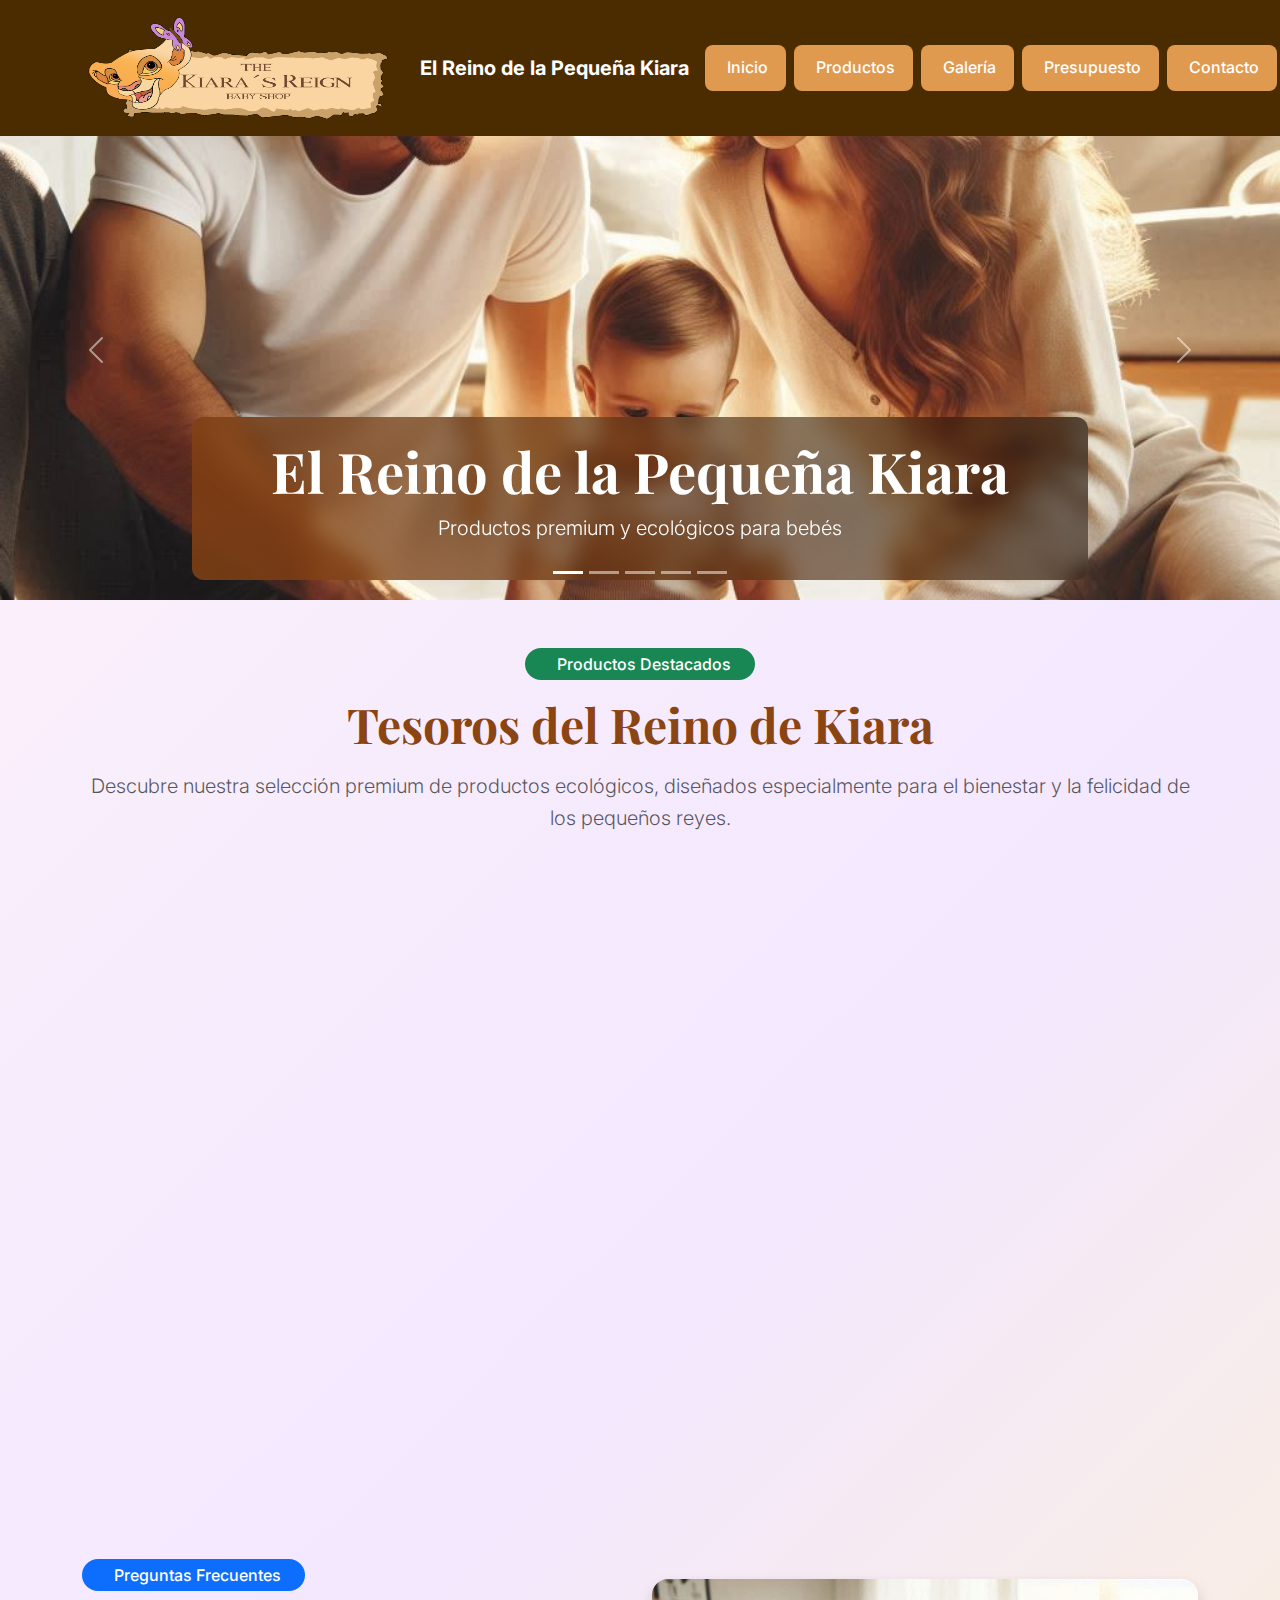
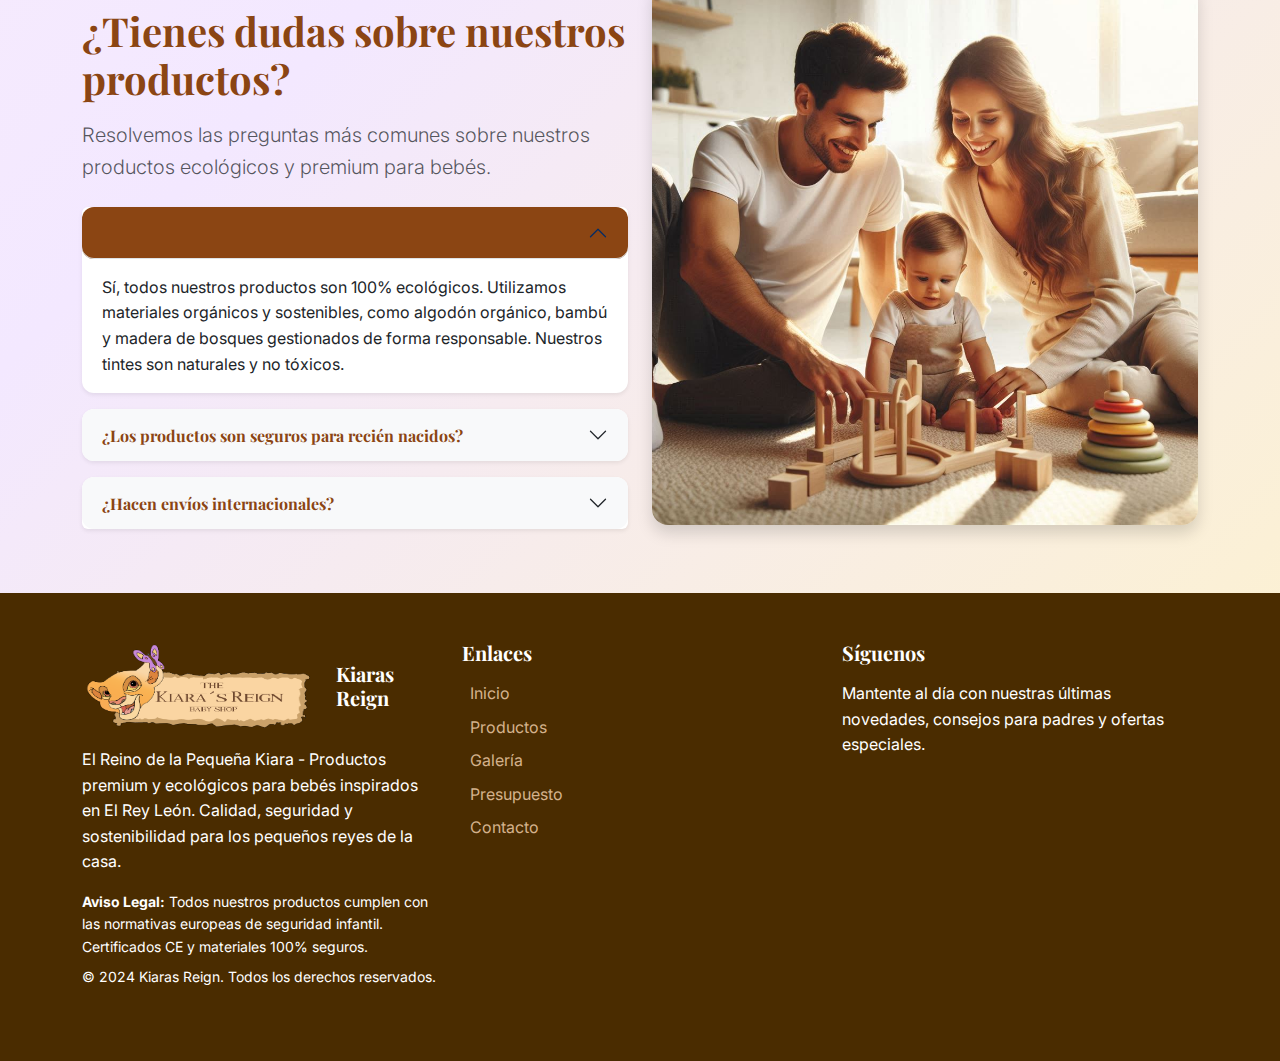
<file: index.html>
<!DOCTYPE html>
<html lang="es">
<head>
    <meta charset="UTF-8">
    <meta name="viewport" content="width=device-width, initial-scale=1.0">
    <title>Kiaras Reign - Tienda Premium de Productos para Bebés | El Reino de la Pequeña Kiara</title>
    <meta name="description" content="Kiaras Reign - Tienda premium de productos ecológicos para bebés inspirada en El Rey León. Calidad, seguridad y sostenibilidad para los pequeños reyes de la casa.">
    <meta name="keywords" content="productos bebés, ecológico, sostenible, Rey León, Kiara, premium, seguridad infantil, productos naturales">
    <meta name="author" content="Kiaras Reign Baby Shop">
    <meta name="robots" content="index, follow">
    <meta name="color-scheme" content="light">
    
    <!-- Bootstrap CSS -->
    <link href="https://cdn.jsdelivr.net/npm/bootstrap@5.3.3/dist/css/bootstrap.min.css" rel="stylesheet" integrity="sha384-QWTKZyjpPEjISv5WaRU9OFeRpok6YctnYmDr5pNlyT2bRjXh0JMhjY6hW+ALEwIH" crossorigin="anonymous">
    
    <!-- Font Awesome -->
    <link rel="stylesheet" href="https://cdnjs.cloudflare.com/ajax/libs/font-awesome/6.5.2/css/all.min.css" integrity="sha512-SnH5WK+bZxgPHs44uWIX+LLJAJ9/2PkPKZ5QiAj6Ta86w+fsb2TkcmfRyVX3pBnMFcV7oQPJkl9QevSCWr3W6A==" crossorigin="anonymous" referrerpolicy="no-referrer">
    
    <!-- Google Fonts -->
    <link rel="preconnect" href="https://fonts.googleapis.com">
    <link rel="preconnect" href="https://fonts.gstatic.com" crossorigin>
    <link href="https://fonts.googleapis.com/css2?family=Playfair+Display:wght@400;600;700&family=Inter:wght@300;400;500;600&display=swap" rel="stylesheet">
    
    <!-- Custom CSS -->
    <link rel="stylesheet" href="css/style.css">
</head>
<body>
    <!-- Header -->
    <header class="navbar navbar-expand-lg navbar-dark fixed-top" style="background-color: #4A2C00;">
        <div class="container">
            <a class="navbar-brand d-flex align-items-center" href="index.html">
                <img src="images/logo.png" alt="Kiaras Reign" width="330" height="110" class="me-2" >
                <span class="fw-bold">El Reino de la Pequeña Kiara</span>
            </a>
            
            <button class="navbar-toggler" type="button" data-bs-toggle="collapse" data-bs-target="#navbarNav">
                <span class="navbar-toggler-icon"></span>
            </button>
            
            <div class="collapse navbar-collapse" id="navbarNav">
                <ul class="navbar-nav ms-auto">
                    <li class="nav-item">
                        <a class="nav-link active px-3 py-2 rounded-3 me-2" href="index.html" style="background-color: #E09A4F; color: #FEFEFE;">
                            <i class="fas fa-home me-1"></i>Inicio
                        </a>
                    </li>
                    <li class="nav-item">
                        <a class="nav-link px-3 py-2 rounded-3 me-2" href="views/productos.html" style="background-color: #E09A4F; color: #FEFEFE;">
                            <i class="fas fa-shopping-bag me-1"></i>Productos
                        </a>
                    </li>
                    <li class="nav-item">
                        <a class="nav-link px-3 py-2 rounded-3 me-2" href="views/galeria.html" style="background-color: #E09A4F; color: #FEFEFE;">
                            <i class="fas fa-images me-1"></i>Galería
                        </a>
                    </li>
                    <li class="nav-item">
                        <a class="nav-link px-3 py-2 rounded-3 me-2" href="views/presupuesto.html" style="background-color: #E09A4F; color: #FEFEFE;">
                            <i class="fas fa-calculator me-1"></i>Presupuesto
                        </a>
                    </li>
                    <li class="nav-item">
                        <a class="nav-link px-3 py-2 rounded-3" href="views/contacto.html" style="background-color: #E09A4F; color: #FEFEFE;">
                            <i class="fas fa-phone me-1"></i>Contacto
                        </a>
                    </li>
                </ul>
            </div>
        </div>
    </header>

    <!-- Main Content -->
    <main style="padding-top: 100px;">
        
        <!-- Carrusel de Imágenes -->
        <section class="container-fluid px-0 mb-5">
            <div id="heroCarousel" class="carousel slide" data-bs-ride="carousel">
                <div class="carousel-indicators">
                    <button type="button" data-bs-target="#heroCarousel" data-bs-slide-to="0" class="active"></button>
                    <button type="button" data-bs-target="#heroCarousel" data-bs-slide-to="1"></button>
                    <button type="button" data-bs-target="#heroCarousel" data-bs-slide-to="2"></button>
                    <button type="button" data-bs-target="#heroCarousel" data-bs-slide-to="3"></button>
                    <button type="button" data-bs-target="#heroCarousel" data-bs-slide-to="4"></button>
                </div>
                
                <div class="carousel-inner">
                    <div class="carousel-item active">
                        <img src="images/familia.jpg" class="d-block w-100" alt="Familia feliz" style="height: 500px; object-fit: cover;">
                        <div class="carousel-caption d-none d-md-block">
                            <h5 class="display-4 fw-bold">El Reino de la Pequeña Kiara</h5>
                            <p class="lead">Productos premium y ecológicos para bebés</p>
                        </div>
                    </div>
                    <div class="carousel-item">
                        <img src="images/peluche.jpg" class="d-block w-100" alt="Peluches orgánicos" style="height: 500px; object-fit: cover;">
                        <div class="carousel-caption d-none d-md-block">
                            <h5 class="display-4 fw-bold">Peluches Orgánicos</h5>
                            <p class="lead">Suaves y seguros para tu bebé</p>
                        </div>
                    </div>
                    <div class="carousel-item">
                        <img src="images/ropa.jpg" class="d-block w-100" alt="Ropa ecológica" style="height: 500px; object-fit: cover;">
                        <div class="carousel-caption d-none d-md-block">
                            <h5 class="display-4 fw-bold">Ropa Ecológica</h5>
                            <p class="lead">Vestimenta premium con fibras naturales</p>
                        </div>
                    </div>
                    <div class="carousel-item">
                        <img src="images/piano.jpg" class="d-block w-100" alt="Juguetes educativos" style="height: 500px; object-fit: cover;">
                        <div class="carousel-caption d-none d-md-block">
                            <h5 class="display-4 fw-bold">Juguetes Educativos</h5>
                            <p class="lead">Estimulación temprana y diversión</p>
                        </div>
                    </div>
                    <div class="carousel-item">
                        <img src="images/biberón.jpg" class="d-block w-100" alt="Alimentación natural" style="height: 500px; object-fit: cover;">
                        <div class="carousel-caption d-none d-md-block">
                            <h5 class="display-4 fw-bold">Alimentación Natural</h5>
                            <p class="lead">Productos libres de químicos y BPA</p>
                        </div>
                    </div>
                </div>
                
                <button class="carousel-control-prev" type="button" data-bs-target="#heroCarousel" data-bs-slide="prev">
                    <span class="carousel-control-prev-icon"></span>
                    <span class="visually-hidden">Anterior</span>
                </button>
                <button class="carousel-control-next" type="button" data-bs-target="#heroCarousel" data-bs-slide="next">
                    <span class="carousel-control-next-icon"></span>
                    <span class="visually-hidden">Siguiente</span>
                </button>
            </div>
        </section>

        <!--  Cards  -->
        <section class="container my-5">
            <div class="text-center mb-5">
                <span class="badge bg-success fs-6 mb-3 px-4 py-2">
                    <i class="fas fa-shopping-bag me-2"></i>Productos Destacados
                </span>
                <h2 class="display-5 fw-bold mb-3" style="color: #8B4513; font-family: 'Playfair Display', serif;">
                    Tesoros del Reino de Kiara
                </h2>
                <p class="lead text-muted">Descubre nuestra selección premium de productos ecológicos, diseñados especialmente para el bienestar y la felicidad de los pequeños reyes.</p>
            </div>
            
            <div class="row g-4">
                <!-- Card 1 -->
                <div class="col-lg-3 col-md-6">
                    <div class="card h-100 shadow-sm border-0 card-hover">
                        <img src="images/peluche.jpg" class="card-img-top" alt="Peluches Orgánicos" style="height: 200px; object-fit: cover;">
                        <div class="card-body d-flex flex-column">
                            <span class="badge bg-success mb-2 align-self-start">
                                <i class="fas fa-leaf me-1"></i>Ecológico
                            </span>
                            <h5 class="card-title fw-bold" style="color: #8B4513;">Peluches Orgánicos del Reino</h5>
                            <p class="card-text flex-grow-1">Suaves peluches inspirados en los personajes de El Rey León, fabricados con materiales 100% orgánicos y seguros.</p>
                            <ul class="list-unstyled small mb-3">
                                <li><i class="fas fa-check text-success me-2"></i>Algodón orgánico</li>
                                <li><i class="fas fa-check text-success me-2"></i>Tintes naturales</li>
                                <li><i class="fas fa-check text-success me-2"></i>Hipoalergénico</li>
                            </ul>
                            <div class="mt-auto">
                                <p class="fw-bold text-success mb-2 fs-5">Desde €29.99</p>
                                <a href="views/productos.html" class="btn btn-outline-success w-100">Ver Colección</a>
                            </div>
                        </div>
                    </div>
                </div>
                
                <!-- Card 2 -->
                <div class="col-lg-3 col-md-6">
                    <div class="card h-100 shadow-sm border-0 card-hover">
                        <img src="images/ropa.jpg" class="card-img-top" alt="Ropa Ecológica" style="height: 200px; object-fit: cover;">
                        <div class="card-body d-flex flex-column">
                            <span class="badge bg-warning mb-2 align-self-start">
                                <i class="fas fa-crown me-1"></i>Premium
                            </span>
                            <h5 class="card-title fw-bold" style="color: #8B4513;">Ropa Ecológica Real</h5>
                            <p class="card-text flex-grow-1">Vestimenta premium para bebés con diseños únicos inspirados en la sabana africana, fabricada con fibras naturales.</p>
                            <ul class="list-unstyled small mb-3">
                                <li><i class="fas fa-check text-success me-2"></i>Bambú orgánico</li>
                                <li><i class="fas fa-check text-success me-2"></i>Diseños únicos</li>
                                <li><i class="fas fa-check text-success me-2"></i>Piel sensible</li>
                            </ul>
                            <div class="mt-auto">
                                <p class="fw-bold text-success mb-2 fs-5">Desde €24.99</p>
                                <a href="views/productos.html" class="btn btn-outline-warning w-100">Ver Colección</a>
                            </div>
                        </div>
                    </div>
                </div>
                
                <!-- Card 3 -->
                <div class="col-lg-3 col-md-6">
                    <div class="card h-100 shadow-sm border-0 card-hover">
                        <img src="images/biberón.jpg" class="card-img-top" alt="Alimentación Natural" style="height: 200px; object-fit: cover;">
                        <div class="card-body d-flex flex-column">
                            <span class="badge bg-info mb-2 align-self-start">
                                <i class="fas fa-shield-alt me-1"></i>Seguro
                            </span>
                            <h5 class="card-title fw-bold" style="color: #8B4513;">Alimentación Natural del Reino</h5>
                            <p class="card-text flex-grow-1">Productos de alimentación libre de químicos y BPA, diseñados para nutrir a los pequeños reyes de forma segura.</p>
                            <ul class="list-unstyled small mb-3">
                                <li><i class="fas fa-check text-success me-2"></i>Libre de BPA</li>
                                <li><i class="fas fa-check text-success me-2"></i>Silicona médica</li>
                                <li><i class="fas fa-check text-success me-2"></i>Fácil limpieza</li>
                            </ul>
                            <div class="mt-auto">
                                <p class="fw-bold text-success mb-2 fs-5">Desde €19.99</p>
                                <a href="views/productos.html" class="btn btn-outline-info w-100">Ver Colección</a>
                            </div>
                        </div>
                    </div>
                </div>
                
                <!-- Card 4 -->
                <div class="col-lg-3 col-md-6">
                    <div class="card h-100 shadow-sm border-0 card-hover">
                        <img src="images/piano.jpg" class="card-img-top" alt="Juguetes Educativos" style="height: 200px; object-fit: cover;">
                        <div class="card-body d-flex flex-column">
                            <span class="badge bg-danger mb-2 align-self-start">
                                <i class="fas fa-star me-1"></i>Novedad
                            </span>
                            <h5 class="card-title fw-bold" style="color: #8B4513;">Juguetes Educativos del Reino</h5>
                            <p class="card-text flex-grow-1">Juguetes de madera sostenibles que estimulan la creatividad y el aprendizaje de tu bebé.</p>
                            <ul class="list-unstyled small mb-3">
                                <li><i class="fas fa-check text-success me-2"></i>Madera sostenible</li>
                                <li><i class="fas fa-check text-success me-2"></i>Pinturas no tóxicas</li>
                                <li><i class="fas fa-check text-success me-2"></i>Estimulación temprana</li>
                            </ul>
                            <div class="mt-auto">
                                <p class="fw-bold text-success mb-2 fs-5">Desde €34.99</p>
                                <a href="views/productos.html" class="btn btn-outline-danger w-100">Ver Colección</a>
                            </div>
                        </div>
                    </div>
                </div>
            </div>
        </section>

        <!-- Accordion -->
        <section class="container my-5">
            <div class="row align-items-center">
                <div class="col-lg-6">
                    <div class="text-center text-lg-start mb-4">
                        <span class="badge bg-primary fs-6 mb-3 px-4 py-2">
                            <i class="fas fa-question-circle me-2"></i>Preguntas Frecuentes
                        </span>
                        <h2 class="display-6 fw-bold mb-3" style="color: #8B4513; font-family: 'Playfair Display', serif;">
                            ¿Tienes dudas sobre nuestros productos?
                        </h2>
                        <p class="lead text-muted">Resolvemos las preguntas más comunes sobre nuestros productos ecológicos y premium para bebés.</p>
                    </div>
                    
                    <div class="accordion" id="faqAccordion">
                        <div class="accordion-item border-0 shadow-sm mb-3">
                            <h2 class="accordion-header">
                                <button class="accordion-button fw-bold" type="button" data-bs-toggle="collapse" data-bs-target="#faq1" style="color: #8B4513;">
                                    ¿Todos los productos son 100% ecológicos?
                                </button>
                            </h2>
                            <div id="faq1" class="accordion-collapse collapse show" data-bs-parent="#faqAccordion">
                                <div class="accordion-body">
                                    Sí, todos nuestros productos son 100% ecológicos. Utilizamos materiales orgánicos y sostenibles, como algodón orgánico, bambú y madera de bosques gestionados de forma responsable. Nuestros tintes son naturales y no tóxicos.
                                </div>
                            </div>
                        </div>
                        
                        <div class="accordion-item border-0 shadow-sm mb-3">
                            <h2 class="accordion-header">
                                <button class="accordion-button collapsed fw-bold" type="button" data-bs-toggle="collapse" data-bs-target="#faq2" style="color: #8B4513;">
                                    ¿Los productos son seguros para recién nacidos?
                                </button>
                            </h2>
                            <div id="faq2" class="accordion-collapse collapse" data-bs-parent="#faqAccordion">
                                <div class="accordion-body">
                                    Absolutamente. Todos nuestros productos están certificados para uso infantil desde el nacimiento. Son hipoalergénicos, libres de químicos nocivos y cumplen con las más estrictas normas de seguridad europeas.
                                </div>
                            </div>
                        </div>
                        
                        <div class="accordion-item border-0 shadow-sm mb-3">
                            <h2 class="accordion-header">
                                <button class="accordion-button collapsed fw-bold" type="button" data-bs-toggle="collapse" data-bs-target="#faq3" style="color: #8B4513;">
                                    ¿Hacen envíos internacionales?
                                </button>
                            </h2>
                            <div id="faq3" class="accordion-collapse collapse" data-bs-parent="#faqAccordion">
                                <div class="accordion-body">
                                    Sí, enviamos a toda Europa con embalaje ecológico y garantía de calidad. Los envíos son gratuitos para pedidos superiores a €50 y utilizamos transportistas comprometidos con la sostenibilidad.
                                </div>
                            </div>
                        </div>
                    </div>
                </div>
                
                <div class="col-lg-6">
                    <img src="images/familia.jpg" class="img-fluid rounded-4 shadow" alt="Familia feliz con productos Kiaras Reign">
                </div>
            </div>
        </section>

    </main>

    <!-- Footer -->
    <footer class="py-5 mt-5" style="background-color: #4A2C00; color: white;">
        <div class="container">
            <div class="row"> 
                <!-- Información de la empresa -->
                <div class="col-lg-4 mb-4">
                    <div class="d-flex align-items-center mb-3">
                        <img src="images/logo.png" alt="Kiaras Reign" width="280" height="90" class="me-2">
                        <h5 class="mb-0 fw-bold">Kiaras Reign</h5>
                    </div>
                    <p class="mb-3">El Reino de la Pequeña Kiara - Productos premium y ecológicos para bebés inspirados en El Rey León. Calidad, seguridad y sostenibilidad para los pequeños reyes de la casa.</p>
                    <p class="small mb-0">
                        <strong>Aviso Legal:</strong> Todos nuestros productos cumplen con las normativas europeas de seguridad infantil. Certificados CE y materiales 100% seguros.
                    </p>
                    <p class="small mt-2 mb-0">© 2024 Kiaras Reign. Todos los derechos reservados.</p>
                </div>
                
                <!-- Menú de navegación -->
                <div class="col-lg-4 mb-4">
                    <h5 class="fw-bold mb-3">Enlaces</h5>
                    <ul class="list-unstyled">
                        <li class="mb-2">
                            <a href="index.html" class="text-decoration-none" style="color: #D4B28C;">
                                <i class="fas fa-home me-2"></i>Inicio
                            </a>
                        </li>
                        <li class="mb-2">
                            <a href="views/productos.html" class="text-decoration-none" style="color:#D4B28C;">
                                <i class="fas fa-shopping-bag me-2"></i>Productos
                            </a>
                        </li>
                        <li class="mb-2">
                            <a href="views/galeria.html" class="text-decoration-none" style="color: #D4B28C;">
                                <i class="fas fa-images me-2"></i>Galería
                            </a>
                        </li>
                        <li class="mb-2">
                            <a href="views/presupuesto.html" class="text-decoration-none" style="color: #D4B28C;">
                                <i class="fas fa-calculator me-2"></i>Presupuesto
                            </a>
                        </li>
                        <li class="mb-2">
                            <a href="views/contacto.html" class="text-decoration-none" style="color: #D4B28C;">
                                <i class="fas fa-phone me-2"></i>Contacto
                            </a>
                        </li>
                    </ul>
                </div>
                
                <!-- Redes sociales -->
                <div class="col-lg-4 mb-4">
                    <h5 class="fw-bold mb-3">Síguenos</h5>
                    <p class="mb-3">Mantente al día con nuestras últimas novedades, consejos para padres y ofertas especiales.</p>
                    <div class="d-flex gap-3">
                        <a href="https://facebook.com" target="_blank" class="text-decoration-none fs-3" style="color: #D4B28C;" title="Facebook">
                            <i class="fab fa-facebook"></i>
                        </a>
                        <a href="https://instagram.com" target="_blank" class="text-decoration-none fs-3" style="color: #D4B28C;" title="Instagram">
                            <i class="fab fa-instagram"></i>
                        </a>
                        <a href="https://twitter.com" target="_blank" class="text-decoration-none fs-3" style="color: #D4B28C;" title="Twitter">
                            <i class="fab fa-twitter"></i>
                        </a>
                        <a href="https://youtube.com" target="_blank" class="text-decoration-none fs-3" style="color: #D4B28C;" title="YouTube">
                            <i class="fab fa-youtube"></i>
                        </a>
                        <a href="https://pinterest.com" target="_blank" class="text-decoration-none fs-3" style="color: #D4B28C;" title="Pinterest">
                            <i class="fab fa-pinterest"></i>
                        </a>
                    </div>
                </div>
            </div>
        </div>
    </footer>

    <!-- Bootstrap JavaScript -->
    <script src="https://cdn.jsdelivr.net/npm/bootstrap@5.3.3/dist/js/bootstrap.bundle.min.js" integrity="sha384-YvpcrYf0tY3lHB60NNkmXc5s9fDVZLESaAA55NDzOxhy9GkcIdslK1eN7N6jIeHz" crossorigin="anonymous"></script>
    
    <!-- Custom JavaScript -->
    <script src="js/script.js"></script>
</body>
</html>
</file>
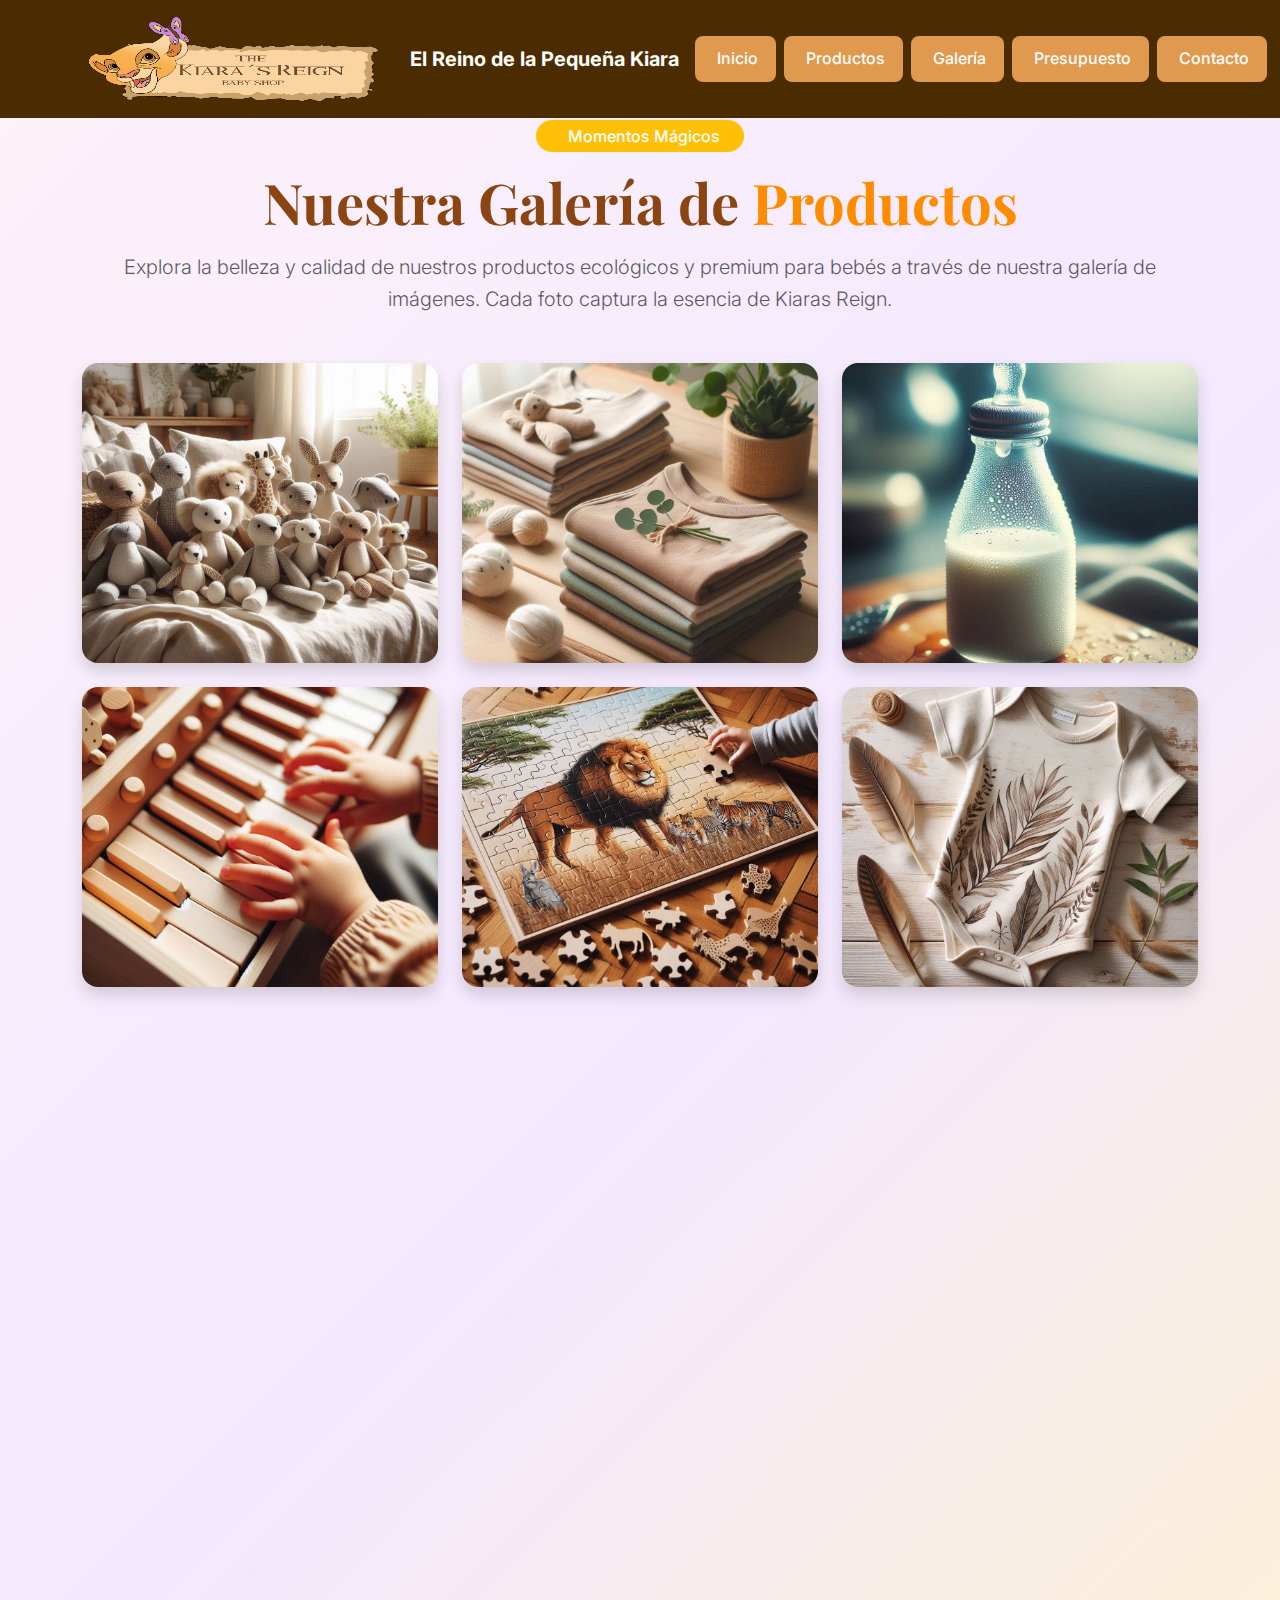
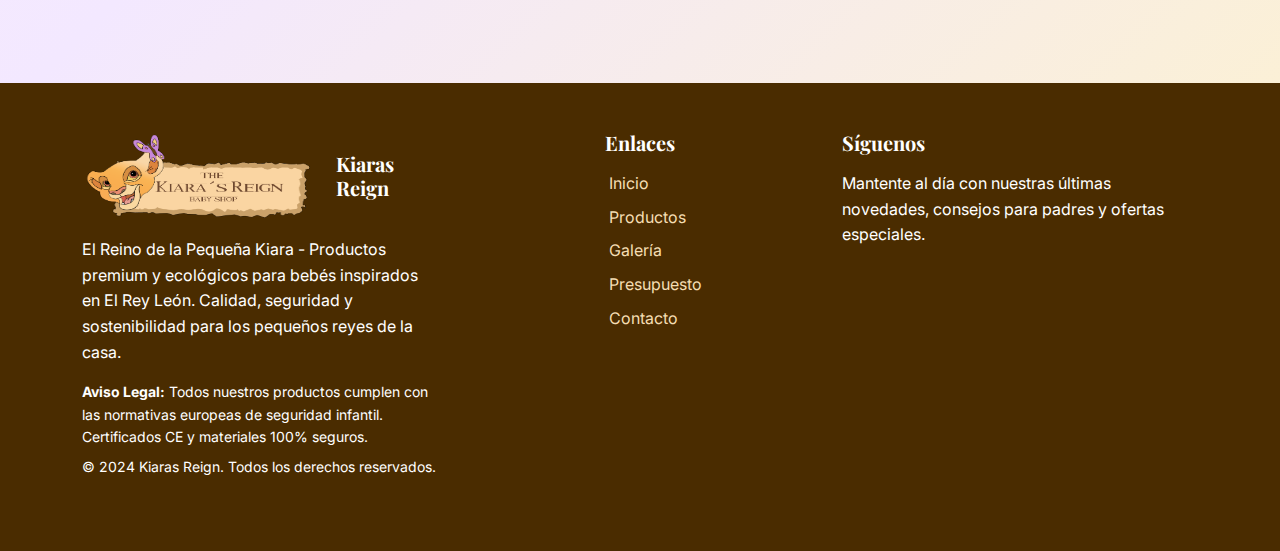
<file: views/galeria.html>
<!DOCTYPE html>
<html lang="es">
<head>
    <meta charset="UTF-8">
    <meta name="viewport" content="width=device-width, initial-scale=1.0">
    <title>Galería | Kiaras Reign - Tu Reino de Productos Premium para Bebés</title>
    <meta name="description" content="Explora nuestra galería de imágenes de productos ecológicos y premium para bebés. Inspiración y calidad en cada detalle.">
    <meta name="keywords" content="galeria bebés, fotos productos ecológicos, imágenes Rey León, Kiaras Reign, productos premium">
    <meta name="author" content="Kiaras Reign Baby Shop">
    <meta name="robots" content="index, follow">
    <meta name="color-scheme" content="light">
    
    <!-- Bootstrap CSS -->
    <link href="https://cdn.jsdelivr.net/npm/bootstrap@5.3.3/dist/css/bootstrap.min.css" rel="stylesheet" integrity="sha384-QWTKZyjpPEjISv5WaRU9OFeRpok6YctnYmDr5pNlyT2bRjXh0JMhjY6hW+ALEwIH" crossorigin="anonymous">
    
    <!-- Font Awesome -->
    <link rel="stylesheet" href="https://cdnjs.cloudflare.com/ajax/libs/font-awesome/6.5.2/css/all.min.css" integrity="sha512-SnH5WK+bZxgPHs44uWIX+LLJAJ9/2PkPKZ5QiAj6Ta86w+fsb2TkcmfRyVX3pBnMFcV7oQPJkl9QevSCWr3W6A==" crossorigin="anonymous" referrerpolicy="no-referrer">
    
    <!-- Google Fonts -->
    <link rel="preconnect" href="https://fonts.googleapis.com">
    <link rel="preconnect" href="https://fonts.gstatic.com" crossorigin>
    <link href="https://fonts.googleapis.com/css2?family=Playfair+Display:wght@400;600;700&family=Inter:wght@300;400;500;600&display=swap" rel="stylesheet">
    
    <!-- Custom CSS -->
    <link rel="stylesheet" href="../css/style.css">
</head>
<body>
    <!-- Header -->
    <header class="navbar navbar-expand-lg navbar-dark fixed-top" style="background-color: #4A2C00;">
        <div class="container">
            <a class="navbar-brand d-flex align-items-center" href="../index.html">
                <img src="../images/logo.png" alt="Kiaras Reign" width="320" height="92" class="me-2">
                <span class="fw-bold">El Reino de la Pequeña Kiara</span>
            </a>
            
            <button class="navbar-toggler" type="button" data-bs-toggle="collapse" data-bs-target="#navbarNav">
                <span class="navbar-toggler-icon"></span>
            </button>
            
            <div class="collapse navbar-collapse" id="navbarNav">
                <ul class="navbar-nav ms-auto">
                    <li class="nav-item">
                        <a class="nav-link px-3 py-2 rounded-3 me-2" href="../index.html" style="background-color: #E09A4F; color: #FEFEFE;">
                            <i class="fas fa-home me-1"></i>Inicio
                        </a>
                    </li>
                    <li class="nav-item">
                        <a class="nav-link px-3 py-2 rounded-3 me-2" href="productos.html" style="background-color: #E09A4F; color: #FEFEFE;">
                            <i class="fas fa-shopping-bag me-1"></i>Productos
                        </a>
                    </li>
                    <li class="nav-item">
                        <a class="nav-link active px-3 py-2 rounded-3 me-2" href="galeria.html" style="background-color: #E09A4F; color: #FEFEFE;">
                            <i class="fas fa-images me-1"></i>Galería
                        </a>
                    </li>
                    <li class="nav-item">
                        <a class="nav-link px-3 py-2 rounded-3 me-2" href="presupuesto.html" style="background-color: #E09A4F; color: #FEFEFE;">
                            <i class="fas fa-calculator me-1"></i>Presupuesto
                        </a>
                    </li>
                    <li class="nav-item">
                        <a class="nav-link px-3 py-2 rounded-3" href="contacto.html" style="background-color: #E09A4F; color: #FEFEFE;">
                            <i class="fas fa-phone me-1"></i>Contacto
                        </a>
                    </li>
                </ul>
            </div>
        </div>
    </header>

    <!-- Main Content -->
    <main style="padding-top: 120px;">
        
        <!-- Hero Section -->
        <section class="container mb-5">
            <div class="text-center">
                <span class="badge bg-warning fs-6 mb-3 px-4 py-2">
                    <i class="fas fa-images me-2"></i>Momentos Mágicos
                </span>
                <h1 class="display-4 fw-bold mb-3" style="color: #8B4513; font-family: 'Playfair Display', serif;">
                    Nuestra Galería de <span style="color: #FF8C00;">Productos</span>
                </h1>
                <p class="lead text-muted mb-4">Explora la belleza y calidad de nuestros productos ecológicos y premium para bebés a través de nuestra galería de imágenes. Cada foto captura la esencia de Kiaras Reign.</p>
            </div>
        </section>

        <!-- Galería de Imágenes -->
        <section class="container mb-5">
            <div class="row g-4">
                
                <!-- Imagen 1 -->
                <div class="col-lg-4 col-md-6">
                    <div class="gallery-item position-relative overflow-hidden rounded-4 shadow">
                        <img src="../images/peluche.jpg" class="img-fluid gallery-image" alt="Peluches Orgánicos del Reino" style="height: 300px; width: 100%; object-fit: cover;">
                        <div class="gallery-overlay position-absolute top-0 start-0 w-100 h-100 d-flex align-items-center justify-content-center">
                            <div class="text-center text-white">
                                <h5 class="fw-bold mb-2">Peluches Orgánicos</h5>
                                <p class="mb-3">Suaves y seguros para tu bebé</p>
                                <a href="productos.html" class="btn btn-light btn-sm">Ver Más</a>
                            </div>
                        </div>
                    </div>
                </div>
                
                <!-- Imagen 2 -->
                <div class="col-lg-4 col-md-6">
                    <div class="gallery-item position-relative overflow-hidden rounded-4 shadow">
                        <img src="../images/ropa.jpg" class="img-fluid gallery-image" alt="Ropa Ecológica Real" style="height: 300px; width: 100%; object-fit: cover;">
                        <div class="gallery-overlay position-absolute top-0 start-0 w-100 h-100 d-flex align-items-center justify-content-center">
                            <div class="text-center text-white">
                                <h5 class="fw-bold mb-2">Ropa Ecológica</h5>
                                <p class="mb-3">Vestimenta premium con fibras naturales</p>
                                <a href="productos.html" class="btn btn-light btn-sm">Ver Más</a>
                            </div>
                        </div>
                    </div>
                </div>
                
                <!-- Imagen 3 -->
                <div class="col-lg-4 col-md-6">
                    <div class="gallery-item position-relative overflow-hidden rounded-4 shadow">
                        <img src="../images/biberón.jpg" class="img-fluid gallery-image" alt="Alimentación Natural del Reino" style="height: 300px; width: 100%; object-fit: cover;">
                        <div class="gallery-overlay position-absolute top-0 start-0 w-100 h-100 d-flex align-items-center justify-content-center">
                            <div class="text-center text-white">
                                <h5 class="fw-bold mb-2">Alimentación Natural</h5>
                                <p class="mb-3">Productos libres de químicos y BPA</p>
                                <a href="productos.html" class="btn btn-light btn-sm">Ver Más</a>
                            </div>
                        </div>
                    </div>
                </div>
                
                <!-- Imagen 4 -->
                <div class="col-lg-4 col-md-6">
                    <div class="gallery-item position-relative overflow-hidden rounded-4 shadow">
                        <img src="../images/piano.jpg" class="img-fluid gallery-image" alt="Juguetes Educativos del Reino" style="height: 300px; width: 100%; object-fit: cover;">
                        <div class="gallery-overlay position-absolute top-0 start-0 w-100 h-100 d-flex align-items-center justify-content-center">
                            <div class="text-center text-white">
                                <h5 class="fw-bold mb-2">Juguetes Educativos</h5>
                                <p class="mb-3">Estimulación temprana y diversión</p>
                                <a href="productos.html" class="btn btn-light btn-sm">Ver Más</a>
                            </div>
                        </div>
                    </div>
                </div>
                
                <!-- Imagen 5 -->
                <div class="col-lg-4 col-md-6">
                    <div class="gallery-item position-relative overflow-hidden rounded-4 shadow">
                        <img src="../images/puzzle.jpg" class="img-fluid gallery-image" alt="Puzzles Didácticos" style="height: 300px; width: 100%; object-fit: cover;">
                        <div class="gallery-overlay position-absolute top-0 start-0 w-100 h-100 d-flex align-items-center justify-content-center">
                            <div class="text-center text-white">
                                <h5 class="fw-bold mb-2">Puzzles Didácticos</h5>
                                <p class="mb-3">Desarrollo cognitivo y motor</p>
                                <a href="productos.html" class="btn btn-light btn-sm">Ver Más</a>
                            </div>
                        </div>
                    </div>
                </div>
                
                <!-- Imagen 6 -->
                <div class="col-lg-4 col-md-6">
                    <div class="gallery-item position-relative overflow-hidden rounded-4 shadow">
                        <img src="../images/body.jpg" class="img-fluid gallery-image" alt="Bodies Orgánicos" style="height: 300px; width: 100%; object-fit: cover;">
                        <div class="gallery-overlay position-absolute top-0 start-0 w-100 h-100 d-flex align-items-center justify-content-center">
                            <div class="text-center text-white">
                                <h5 class="fw-bold mb-2">Bodies Orgánicos</h5>
                                <p class="mb-3">Comodidad diaria con algodón orgánico</p>
                                <a href="productos.html" class="btn btn-light btn-sm">Ver Más</a>
                            </div>
                        </div>
                    </div>
                </div>
                
                <!-- Imagen 7 -->
                <div class="col-lg-4 col-md-6">
                    <div class="gallery-item position-relative overflow-hidden rounded-4 shadow">
                        <img src="../images/móvil.jpg" class="img-fluid gallery-image" alt="Móviles Musicales" style="height: 300px; width: 100%; object-fit: cover;">
                        <div class="gallery-overlay position-absolute top-0 start-0 w-100 h-100 d-flex align-items-center justify-content-center">
                            <div class="text-center text-white">
                                <h5 class="fw-bold mb-2">Móviles Musicales</h5>
                                <p class="mb-3">Relajación y estimulación sensorial</p>
                                <a href="productos.html" class="btn btn-light btn-sm">Ver Más</a>
                            </div>
                        </div>
                    </div>
                </div>
                
                <!-- Imagen 8 -->
                <div class="col-lg-4 col-md-6">
                    <div class="gallery-item position-relative overflow-hidden rounded-4 shadow">
                        <img src="../images/sabana.jpg" class="img-fluid gallery-image" alt="Sábanas Ecológicas" style="height: 300px; width: 100%; object-fit: cover;">
                        <div class="gallery-overlay position-absolute top-0 start-0 w-100 h-100 d-flex align-items-center justify-content-center">
                            <div class="text-center text-white">
                                <h5 class="fw-bold mb-2">Sábanas Ecológicas</h5>
                                <p class="mb-3">Descanso seguro y natural</p>
                                <a href="productos.html" class="btn btn-light btn-sm">Ver Más</a>
                            </div>
                        </div>
                    </div>
                </div>
                
                <!-- Imagen 9 -->
                <div class="col-lg-4 col-md-6">
                    <div class="gallery-item position-relative overflow-hidden rounded-4 shadow">
                        <img src="../images/familia.jpg" class="img-fluid gallery-image" alt="Familias Felices" style="height: 300px; width: 100%; object-fit: cover;">
                        <div class="gallery-overlay position-absolute top-0 start-0 w-100 h-100 d-flex align-items-center justify-content-center">
                            <div class="text-center text-white">
                                <h5 class="fw-bold mb-2">Familias Felices</h5>
                                <p class="mb-3">Momentos especiales con Kiaras Reign</p>
                                <a href="contacto.html" class="btn btn-light btn-sm">Contactar</a>
                            </div>
                        </div>
                    </div>
                </div>
                
                <!-- Imagen 10 -->
                <div class="col-lg-4 col-md-6">
                    <div class="gallery-item position-relative overflow-hidden rounded-4 shadow">
                        <img src="../images/simba.jpg" class="img-fluid gallery-image" alt="Colección Simba" style="height: 300px; width: 100%; object-fit: cover;">
                        <div class="gallery-overlay position-absolute top-0 start-0 w-100 h-100 d-flex align-items-center justify-content-center">
                            <div class="text-center text-white">
                                <h5 class="fw-bold mb-2">Colección Simba</h5>
                                <p class="mb-3">Inspirado en el Rey León</p>
                                <a href="productos.html" class="btn btn-light btn-sm">Ver Más</a>
                            </div>
                        </div>
                    </div>
                </div>
                
                <!-- Imagen 11 -->
                <div class="col-lg-4 col-md-6">
                    <div class="gallery-item position-relative overflow-hidden rounded-4 shadow">
                        <img src="../images/nala.jpg" class="img-fluid gallery-image" alt="Colección Nala" style="height: 300px; width: 100%; object-fit: cover;">
                        <div class="gallery-overlay position-absolute top-0 start-0 w-100 h-100 d-flex align-items-center justify-content-center">
                            <div class="text-center text-white">
                                <h5 class="fw-bold mb-2">Colección Nala</h5>
                                <p class="mb-3">Elegancia y ternura</p>
                                <a href="productos.html" class="btn btn-light btn-sm">Ver Más</a>
                            </div>
                        </div>
                    </div>
                </div>
                
                <!-- Imagen 12 -->
                <div class="col-lg-4 col-md-6">
                    <div class="gallery-item position-relative overflow-hidden rounded-4 shadow">
                        <img src="../images/timón.jpg" class="img-fluid gallery-image" alt="Colección Timón" style="height: 300px; width: 100%; object-fit: cover;">
                        <div class="gallery-overlay position-absolute top-0 start-0 w-100 h-100 d-flex align-items-center justify-content-center">
                            <div class="text-center text-white">
                                <h5 class="fw-bold mb-2">Colección Timón</h5>
                                <p class="mb-3">Diversión y aventura</p>
                                <a href="productos.html" class="btn btn-light btn-sm">Ver Más</a>
                            </div>
                        </div>
                    </div>
                </div>
                
            </div>
        </section>

    </main>

    <!-- Footer -->
    <footer class="py-5 mt-5" style="background-color: #4A2C00; color: white;">
        <div class="container">
            <div class="row">
                <!-- Información de la empresa -->
                <div class="col-lg-4 mb-4">
                    <div class="d-flex align-items-center mb-3">
                        <img src="../images/logo.png" alt="Kiaras Reign" width="280" height="90" class="me-2">
                        <h5 class="mb-0 fw-bold">Kiaras Reign</h5>
                    </div>
                    <p class="mb-3">El Reino de la Pequeña Kiara - Productos premium y ecológicos para bebés inspirados en El Rey León. Calidad, seguridad y sostenibilidad para los pequeños reyes de la casa.</p>
                    <p class="small mb-0">
                        <strong>Aviso Legal:</strong> Todos nuestros productos cumplen con las normativas europeas de seguridad infantil. Certificados CE y materiales 100% seguros.
                    </p>
                    <p class="small mt-2 mb-0">© 2024 Kiaras Reign. Todos los derechos reservados.</p>
                </div>
                
                <!-- Menú de navegación -->
                <div class="col-lg-4 mb-4 text-center">
                     <h5 class="fw-bold mb-3">Enlaces</h5>
                    <ul class="list-unstyled" style="display: inline-block; text-align: left;">
                    <li class="mb-2">
                    <a href="../index.html" class="text-decoration-none" style="color: #F5DEB3; display: flex; align-items: center;">
                <i class="fas fa-home" style="width: 18px; margin-right: 12px;"></i>Inicio
                    </a>
                     </li>
                    <li class="mb-2">
                    <a href="productos.html" class="text-decoration-none" style="color: #F5DEB3; display: flex; align-items: center;">
                    <i class="fas fa-shopping-bag" style="width: 18px; margin-right: 12px;"></i>Productos
                    </a>
                     </li>
                    <li class="mb-2">
                        <a href="galeria.html" class="text-decoration-none" style="color: #F5DEB3; display: flex; align-items: center;">
                        <i class="fas fa-images" style="width: 18px; margin-right: 12px;"></i>Galería
                         </a>
                    </li>
                    <li class="mb-2">
                        <a href="presupuesto.html" class="text-decoration-none" style="color: #F5DEB3; display: flex; align-items: center;">
                         <i class="fas fa-calculator" style="width: 18px; margin-right: 12px;"></i>Presupuesto
                        </a>
                    </li>
                    <li class="mb-2">
                    <a href="contacto.html" class="text-decoration-none" style="color: #F5DEB3; display: flex; align-items: center;">
                    <i class="fas fa-phone" style="width: 18px; margin-right: 12px;"></i>Contacto
                     </a>
                     </li>
                    </ul>
                </div>
                <!-- Redes sociales -->
                <div class="col-lg-4 mb-4">
                    <h5 class="fw-bold mb-3">Síguenos</h5>
                    <p class="mb-3">Mantente al día con nuestras últimas novedades, consejos para padres y ofertas especiales.</p>
                    <div class="d-flex gap-3">
                        <a href="https://facebook.com" target="_blank" class="text-decoration-none fs-3" style="color: #F5DEB3;" title="Facebook">
                            <i class="fab fa-facebook"></i>
                        </a>
                        <a href="https://instagram.com" target="_blank" class="text-decoration-none fs-3" style="color: #F5DEB3;" title="Instagram">
                            <i class="fab fa-instagram"></i>
                        </a>
                        <a href="https://twitter.com" target="_blank" class="text-decoration-none fs-3" style="color: #F5DEB3;" title="Twitter">
                            <i class="fab fa-twitter"></i>
                        </a>
                        <a href="https://youtube.com" target="_blank" class="text-decoration-none fs-3" style="color: #F5DEB3;" title="YouTube">
                            <i class="fab fa-youtube"></i>
                        </a>
                        <a href="https://pinterest.com" target="_blank" class="text-decoration-none fs-3" style="color: #F5DEB3;" title="Pinterest">
                            <i class="fab fa-pinterest"></i>
                        </a>
                    </div>
                </div>
            </div>
        </div>
    </footer>

    <!-- Bootstrap JavaScript -->
    <script src="https://cdn.jsdelivr.net/npm/bootstrap@5.3.3/dist/js/bootstrap.bundle.min.js" integrity="sha384-YvpcrYf0tY3lHB60NNkmXc5s9fDVZLESaAA55NDzOxhy9GkcIdslK1eN7N6jIeHz" crossorigin="anonymous"></script>
    
    <!-- Custom JavaScript -->
    <script src="../js/script.js"></script>
</body>
</html>
</file>
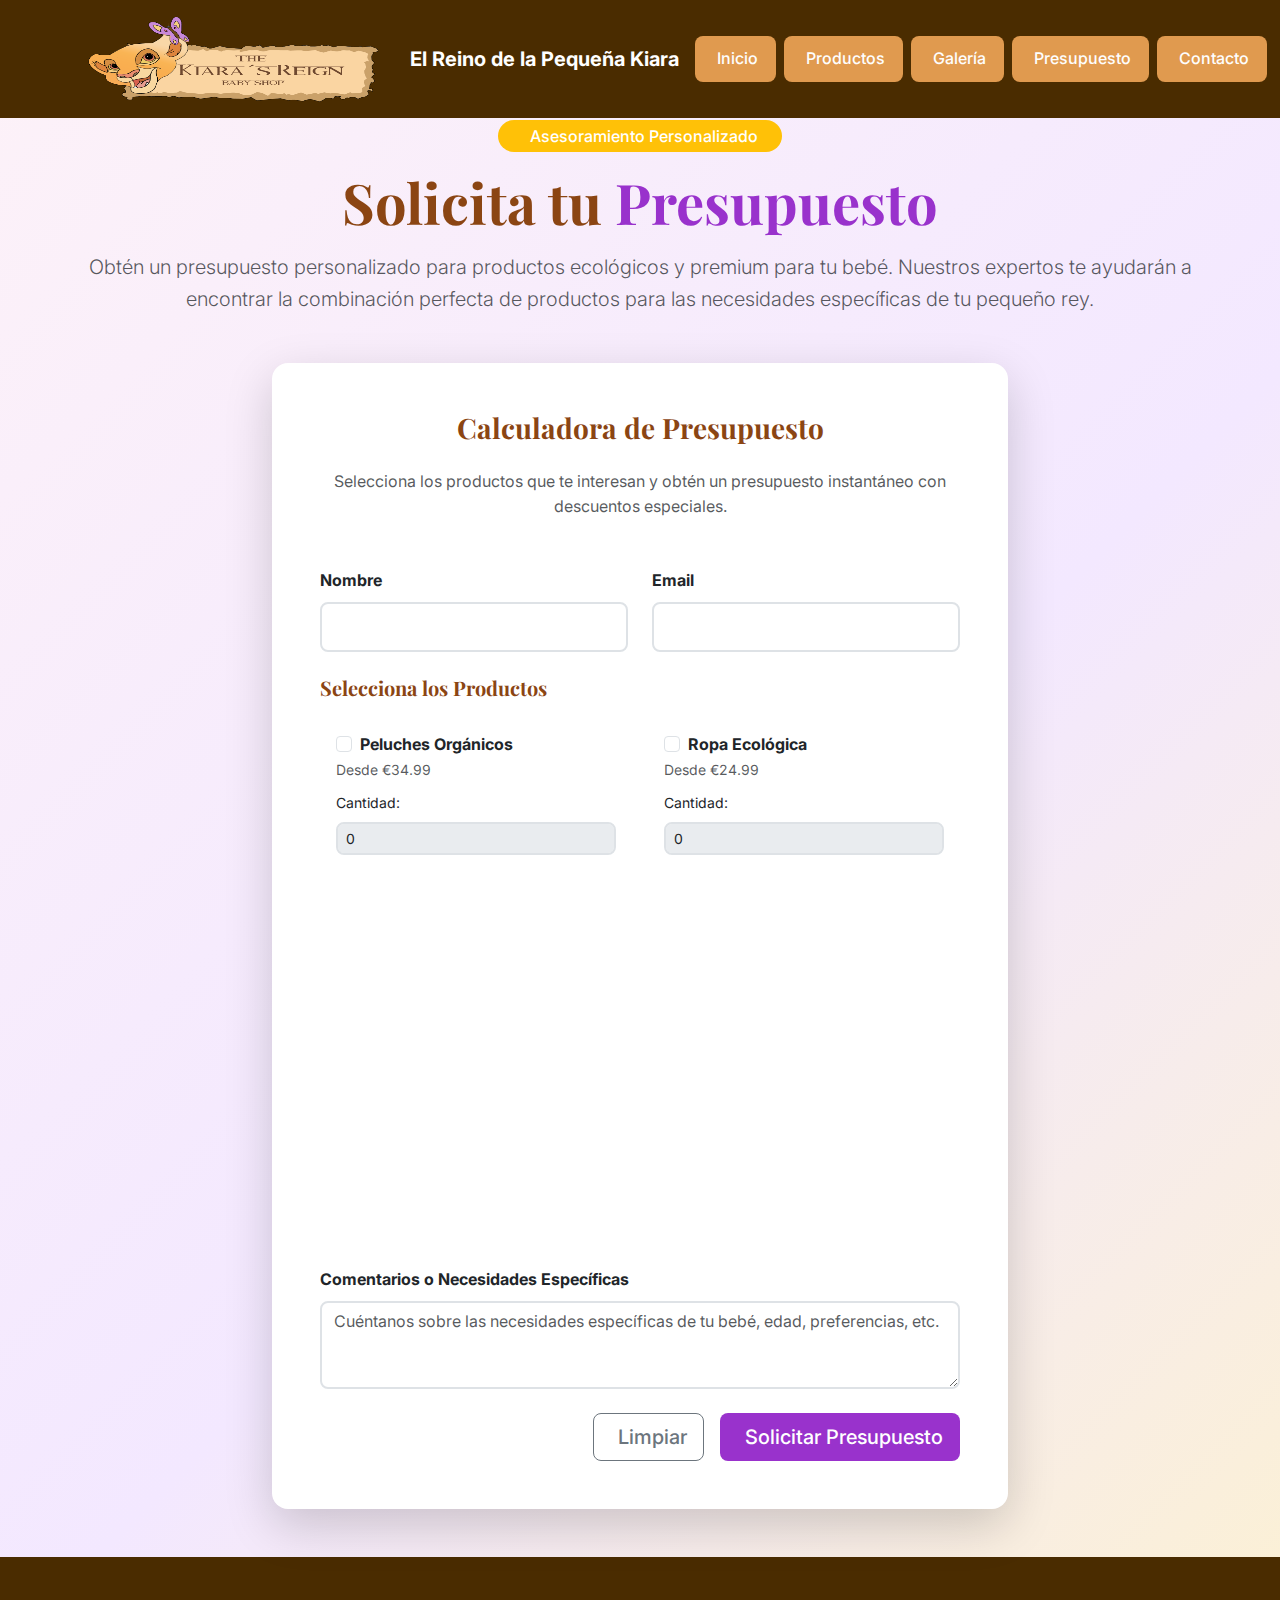
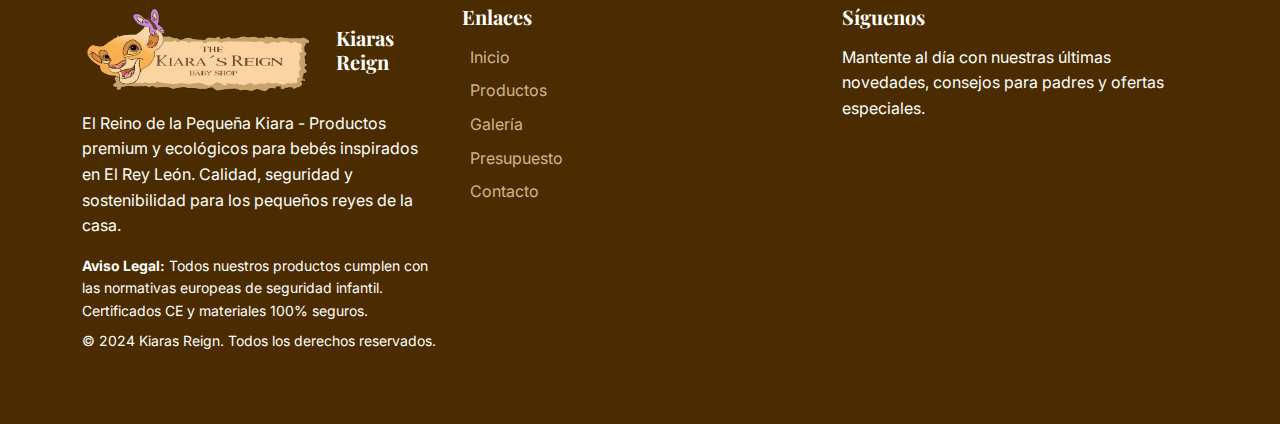
<file: views/presupuesto.html>
<!DOCTYPE html>
<html lang="es">
<head>
    <meta charset="UTF-8">
    <meta name="viewport" content="width=device-width, initial-scale=1.0">
    <title>Presupuesto | Kiaras Reign - Tu Reino de Productos Premium para Bebés</title>
    <meta name="description" content="Solicita un presupuesto personalizado para productos ecológicos y premium para bebés. Asesoramiento experto y precios especiales en Kiaras Reign.">
    <meta name="keywords" content="presupuesto bebés, productos ecológicos personalizados, asesoramiento infantil, Rey León, presupuesto personalizado">
    <meta name="author" content="Kiaras Reign Baby Shop">
    <meta name="robots" content="index, follow">
    <meta name="color-scheme" content="light">
    
    <!-- Bootstrap CSS -->
    <link href="https://cdn.jsdelivr.net/npm/bootstrap@5.3.3/dist/css/bootstrap.min.css" rel="stylesheet" integrity="sha384-QWTKZyjpPEjISv5WaRU9OFeRpok6YctnYmDr5pNlyT2bRjXh0JMhjY6hW+ALEwIH" crossorigin="anonymous">
    
    <!-- Font Awesome -->
    <link rel="stylesheet" href="https://cdnjs.cloudflare.com/ajax/libs/font-awesome/6.5.2/css/all.min.css" integrity="sha512-SnH5WK+bZxgPHs44uWIX+LLJAJ9/2PkPKZ5QiAj6Ta86w+fsb2TkcmfRyVX3pBnMFcV7oQPJkl9QevSCWr3W6A==" crossorigin="anonymous" referrerpolicy="no-referrer">
    
    <!-- Google Fonts -->
    <link rel="preconnect" href="https://fonts.googleapis.com">
    <link rel="preconnect" href="https://fonts.gstatic.com" crossorigin>
    <link href="https://fonts.googleapis.com/css2?family=Playfair+Display:wght@400;600;700&family=Inter:wght@300;400;500;600&display=swap" rel="stylesheet">
    
    <!-- Custom CSS -->
    <link rel="stylesheet" href="../css/style.css">
</head>
<body>
    <!-- Header -->
    <header class="navbar navbar-expand-lg navbar-dark fixed-top" style="background-color: #4A2C00;">
        <div class="container">
            <a class="navbar-brand d-flex align-items-center" href="../index.html">
                <img src="../images/logo.png" alt="Kiaras Reign" width="320" height="92" class="me-2">
                <span class="fw-bold">El Reino de la Pequeña Kiara</span>
            </a>
            
            <button class="navbar-toggler" type="button" data-bs-toggle="collapse" data-bs-target="#navbarNav">
                <span class="navbar-toggler-icon"></span>
            </button>
            
            <div class="collapse navbar-collapse" id="navbarNav">
                <ul class="navbar-nav ms-auto">
                    <li class="nav-item">
                        <a class="nav-link px-3 py-2 rounded-3 me-2" href="../index.html" style="background-color: #E09A4F; color: #FEFEFE;">
                            <i class="fas fa-home me-1"></i>Inicio
                        </a>
                    </li>
                    <li class="nav-item">
                        <a class="nav-link px-3 py-2 rounded-3 me-2" href="productos.html" style="background-color: #E09A4F; color: #FEFEFE;">
                            <i class="fas fa-shopping-bag me-1"></i>Productos
                        </a>
                    </li>
                    <li class="nav-item">
                        <a class="nav-link px-3 py-2 rounded-3 me-2" href="galeria.html" style="background-color: #E09A4F; color: #FEFEFE;">
                            <i class="fas fa-images me-1"></i>Galería
                        </a>
                    </li>
                    <li class="nav-item">
                        <a class="nav-link active px-3 py-2 rounded-3 me-2" href="presupuesto.html" style="background-color: #E09A4F; color: #FEFEFE;">
                            <i class="fas fa-calculator me-1"></i>Presupuesto
                        </a>
                    </li>
                    <li class="nav-item">
                        <a class="nav-link px-3 py-2 rounded-3" href="contacto.html" style="background-color: #E09A4F; color: #FEFEFE;">
                            <i class="fas fa-phone me-1"></i>Contacto
                        </a>
                    </li>
                </ul>
            </div>
        </div>
    </header>

    <!-- Main Content -->
    <main style="padding-top: 120px;">
        
        <!-- Hero Section -->
        <section class="container mb-5">
            <div class="text-center">
                <span class="badge bg-warning fs-6 mb-3 px-4 py-2">
                    <i class="fas fa-calculator me-2"></i>Asesoramiento Personalizado
                </span>
                <h1 class="display-4 fw-bold mb-3" style="color: #8B4513; font-family: 'Playfair Display', serif;">
                    Solicita tu <span style="color: #9932CC;">Presupuesto</span>
                </h1>
                <p class="lead text-muted mb-4">Obtén un presupuesto personalizado para productos ecológicos y premium para tu bebé. Nuestros expertos te ayudarán a encontrar la combinación perfecta de productos para las necesidades específicas de tu pequeño rey.</p>
            </div>
        </section>

        <!-- Formulario de Presupuesto -->
        <section class="container mb-5">
            <div class="row justify-content-center">
                <div class="col-lg-8">
                    <div class="card border-0 shadow-lg">
                        <div class="card-body p-5">
                            <h3 class="fw-bold mb-4 text-center" style="color: #8B4513;">Calculadora de Presupuesto</h3>
                            <p class="text-muted text-center mb-5">Selecciona los productos que te interesan y obtén un presupuesto instantáneo con descuentos especiales.</p>
                            
                            <form id="budgetForm">
                                
                                <!-- Información Personal -->
                                <div class="row mb-4">
                                    <div class="col-md-6">
                                        <label for="budgetName" class="form-label fw-bold">Nombre</label>
                                        <input type="text" class="form-control form-control-lg" id="budgetName" required>
                                    </div>
                                    <div class="col-md-6">
                                        <label for="budgetEmail" class="form-label fw-bold">Email</label>
                                        <input type="email" class="form-control form-control-lg" id="budgetEmail" required>
                                    </div>
                                </div>
                                
                                <!-- Selección de Productos -->
                                <h5 class="fw-bold mb-3" style="color: #8B4513;">Selecciona los Productos</h5>
                                
                                <div class="row g-3 mb-4">
                                    
                                    <!-- Peluches -->
                                    <div class="col-md-6">
                                        <div class="card h-100 border-2" style="border-color: #dee2e6;">
                                            <div class="card-body">
                                                <div class="form-check">
                                                    <input class="form-check-input product-checkbox" type="checkbox" value="34.99" id="peluches" data-name="Peluches Orgánicos">
                                                    <label class="form-check-label fw-bold" for="peluches">
                                                        Peluches Orgánicos
                                                    </label>
                                                </div>
                                                <p class="small text-muted mb-2">Desde €34.99</p>
                                                <div class="mt-2">
                                                    <label for="peluchesQty" class="form-label small">Cantidad:</label>
                                                    <input type="number" class="form-control form-control-sm quantity-input" id="peluchesQty" min="0" max="10" value="0" disabled>
                                                </div>
                                            </div>
                                        </div>
                                    </div>
                                    
                                    <!-- Ropa -->
                                    <div class="col-md-6">
                                        <div class="card h-100 border-2" style="border-color: #dee2e6;">
                                            <div class="card-body">
                                                <div class="form-check">
                                                    <input class="form-check-input product-checkbox" type="checkbox" value="24.99" id="ropa" data-name="Ropa Ecológica">
                                                    <label class="form-check-label fw-bold" for="ropa">
                                                        Ropa Ecológica
                                                    </label>
                                                </div>
                                                <p class="small text-muted mb-2">Desde €24.99</p>
                                                <div class="mt-2">
                                                    <label for="ropaQty" class="form-label small">Cantidad:</label>
                                                    <input type="number" class="form-control form-control-sm quantity-input" id="ropaQty" min="0" max="10" value="0" disabled>
                                                </div>
                                            </div>
                                        </div>
                                    </div>
                                    
                                    <!-- Alimentación -->
                                    <div class="col-md-6">
                                        <div class="card h-100 border-2" style="border-color: #dee2e6;">
                                            <div class="card-body">
                                                <div class="form-check">
                                                    <input class="form-check-input product-checkbox" type="checkbox" value="19.99" id="alimentacion" data-name="Alimentación Natural">
                                                    <label class="form-check-label fw-bold" for="alimentacion">
                                                        Alimentación Natural
                                                    </label>
                                                </div>
                                                <p class="small text-muted mb-2">Desde €19.99</p>
                                                <div class="mt-2">
                                                    <label for="alimentacionQty" class="form-label small">Cantidad:</label>
                                                    <input type="number" class="form-control form-control-sm quantity-input" id="alimentacionQty" min="0" max="10" value="0" disabled>
                                                </div>
                                            </div>
                                        </div>
                                    </div>
                                    
                                    <!-- Juguetes -->
                                    <div class="col-md-6">
                                        <div class="card h-100 border-2" style="border-color: #dee2e6;">
                                            <div class="card-body">
                                                <div class="form-check">
                                                    <input class="form-check-input product-checkbox" type="checkbox" value="29.99" id="juguetes" data-name="Juguetes Educativos">
                                                    <label class="form-check-label fw-bold" for="juguetes">
                                                        Juguetes Educativos
                                                    </label>
                                                </div>
                                                <p class="small text-muted mb-2">Desde €29.99</p>
                                                <div class="mt-2">
                                                    <label for="juguetesQty" class="form-label small">Cantidad:</label>
                                                    <input type="number" class="form-control form-control-sm quantity-input" id="juguetesQty" min="0" max="10" value="0" disabled>
                                                </div>
                                            </div>
                                        </div>
                                    </div>
                                    
                                </div>
                                
                                <!-- Resumen del Presupuesto -->
                                <div class="card bg-light border-0 mb-4">
                                    <div class="card-body">
                                        <h5 class="fw-bold mb-3" style="color: #8B4513;">Resumen del Presupuesto</h5>
                                        <div id="budgetSummary">
                                            <p class="text-muted">Selecciona productos para ver el resumen</p>
                                        </div>
                                        <hr>
                                        <div class="d-flex justify-content-between align-items-center">
                                            <span class="fw-bold fs-5">Total:</span>
                                            <span class="fw-bold fs-4 text-success" id="totalAmount">€0.00</span>
                                        </div>
                                        <div class="mt-2">
                                            <small class="text-success" id="discountInfo"></small>
                                        </div>
                                    </div>
                                </div>
                                
                                <!-- Comentarios Adicionales -->
                                <div class="mb-4">
                                    <label for="budgetComments" class="form-label fw-bold">Comentarios o Necesidades Específicas</label>
                                    <textarea class="form-control" id="budgetComments" rows="3" placeholder="Cuéntanos sobre las necesidades específicas de tu bebé, edad, preferencias, etc."></textarea>
                                </div>
                                
                                <!-- Botones -->
                                <div class="d-grid gap-2 d-md-flex justify-content-md-end">
                                    <button type="reset" class="btn btn-outline-secondary btn-lg me-md-2" onclick="resetBudget()">
                                        <i class="fas fa-eraser me-2"></i>Limpiar
                                    </button>
                                    <button type="submit" class="btn btn-lg" style="background-color: #9932CC; color: white;">
                                        <i class="fas fa-paper-plane me-2"></i>Solicitar Presupuesto
                                    </button>
                                </div>
                                
                            </form>
                        </div>
                    </div>
                </div>
            </div>
        </section>

    </main>

    <!-- Footer -->
    <footer class="py-5 mt-5" style="background-color: #4A2C00; color: white;">
        <div class="container">
            <div class="row">
                <!-- Información de la empresa -->
                <div class="col-lg-4 mb-4">
                    <div class="d-flex align-items-center mb-3">
                        <img src="../images/logo.png" alt="Kiaras Reign" width="280" height="90" class="me-2">
                        <h5 class="mb-0 fw-bold">Kiaras Reign</h5>
                    </div>
                    <p class="mb-3">El Reino de la Pequeña Kiara - Productos premium y ecológicos para bebés inspirados en El Rey León. Calidad, seguridad y sostenibilidad para los pequeños reyes de la casa.</p>
                    <p class="small mb-0">
                        <strong>Aviso Legal:</strong> Todos nuestros productos cumplen con las normativas europeas de seguridad infantil. Certificados CE y materiales 100% seguros.
                    </p>
                    <p class="small mt-2 mb-0">© 2024 Kiaras Reign. Todos los derechos reservados.</p>
                </div>
                
                <!-- Menú de navegación -->
                <div class="col-lg-4 mb-4">
                    <h5 class="fw-bold mb-3">Enlaces</h5>
                    <ul class="list-unstyled">
                        <li class="mb-2">
                            <a href="../index.html" class="text-decoration-none" style="color: #D4B28C;">
                                <i class="fas fa-home me-2"></i>Inicio
                            </a>
                        </li>
                        <li class="mb-2">
                            <a href="productos.html" class="text-decoration-none" style="color: #D4B28C;">
                                <i class="fas fa-shopping-bag me-2"></i>Productos
                            </a>
                        </li>
                        <li class="mb-2">
                            <a href="galeria.html" class="text-decoration-none" style="color: #D4B28C;">
                                <i class="fas fa-images me-2"></i>Galería
                            </a>
                        </li>
                        <li class="mb-2">
                            <a href="presupuesto.html" class="text-decoration-none" style="color: #D4B28C;">
                                <i class="fas fa-calculator me-2"></i>Presupuesto
                            </a>
                        </li>
                        <li class="mb-2">
                            <a href="contacto.html" class="text-decoration-none" style="color: #D4B28C;">
                                <i class="fas fa-phone me-2"></i>Contacto
                            </a>
                        </li>
                    </ul>
                </div>
                
                <!-- Redes sociales -->
                <div class="col-lg-4 mb-4">
                    <h5 class="fw-bold mb-3">Síguenos</h5>
                    <p class="mb-3">Mantente al día con nuestras últimas novedades, consejos para padres y ofertas especiales.</p>
                    <div class="d-flex gap-3">
                        <a href="https://facebook.com" target="_blank" class="text-decoration-none fs-3" style="color: #F5DEB3;" title="Facebook">
                            <i class="fab fa-facebook"></i>
                        </a>
                        <a href="https://instagram.com" target="_blank" class="text-decoration-none fs-3" style="color: #F5DEB3;" title="Instagram">
                            <i class="fab fa-instagram"></i>
                        </a>
                        <a href="https://twitter.com" target="_blank" class="text-decoration-none fs-3" style="color: #F5DEB3;" title="Twitter">
                            <i class="fab fa-twitter"></i>
                        </a>
                        <a href="https://youtube.com" target="_blank" class="text-decoration-none fs-3" style="color: #F5DEB3;" title="YouTube">
                            <i class="fab fa-youtube"></i>
                        </a>
                        <a href="https://pinterest.com" target="_blank" class="text-decoration-none fs-3" style="color: #F5DEB3;" title="Pinterest">
                            <i class="fab fa-pinterest"></i>
                        </a>
                    </div>
                </div>
            </div>
        </div>
    </footer>

    <!-- Bootstrap JavaScript -->
    <script src="https://cdn.jsdelivr.net/npm/bootstrap@5.3.3/dist/js/bootstrap.bundle.min.js" integrity="sha384-YvpcrYf0tY3lHB60NNkmXc5s9fDVZLESaAA55NDzOxhy9GkcIdslK1eN7N6jIeHz" crossorigin="anonymous"></script>
    
    <!-- Custom JavaScript -->
    <script src="../js/script.js"></script>
    
    <!-- Budget Calculator Script -->
    <script>
        document.addEventListener('DOMContentLoaded', function() {
            initializeBudgetCalculator();
        });
        
        function initializeBudgetCalculator() {
            const checkboxes = document.querySelectorAll('.product-checkbox');
            const quantityInputs = document.querySelectorAll('.quantity-input');
            
            checkboxes.forEach(checkbox => {
                checkbox.addEventListener('change', function() {
                    const quantityInput = document.getElementById(this.id + 'Qty');
                    if (this.checked) {
                        quantityInput.disabled = false;
                        quantityInput.value = 1;
                    } else {
                        quantityInput.disabled = true;
                        quantityInput.value = 0;
                    }
                    updateBudgetSummary();
                });
            });
            
            quantityInputs.forEach(input => {
                input.addEventListener('input', updateBudgetSummary);
            });
            
            document.getElementById('budgetForm').addEventListener('submit', function(e) {
                e.preventDefault();
                submitBudgetRequest();
            });
        }
        
        function updateBudgetSummary() {
            const checkboxes = document.querySelectorAll('.product-checkbox:checked');
            const summaryDiv = document.getElementById('budgetSummary');
            const totalAmountSpan = document.getElementById('totalAmount');
            const discountInfo = document.getElementById('discountInfo');
            
            let total = 0;
            let summaryHTML = '';
            
            if (checkboxes.length === 0) {
                summaryDiv.innerHTML = '<p class="text-muted">Selecciona productos para ver el resumen</p>';
                totalAmountSpan.textContent = '€0.00';
                discountInfo.textContent = '';
                return;
            }
            
            checkboxes.forEach(checkbox => {
                const price = parseFloat(checkbox.value);
                const quantity = parseInt(document.getElementById(checkbox.id + 'Qty').value) || 0;
                const productName = checkbox.dataset.name;
                const subtotal = price * quantity;
                
                if (quantity > 0) {
                    summaryHTML += `
                        <div class="d-flex justify-content-between mb-2">
                            <span>${productName} (x${quantity})</span>
                            <span>€${subtotal.toFixed(2)}</span>
                        </div>
                    `;
                    total += subtotal;
                }
            });
            
            // Aplicar descuentos
            let discount = 0;
            let discountText = '';
            
            if (total >= 100) {
                discount = total * 0.15;
                discountText = '¡15% de descuento por compra superior a €100!';
            } else if (total >= 50) {
                discount = total * 0.10;
                discountText = '¡10% de descuento por compra superior a €50!';
            }
            
            const finalTotal = total - discount;
            
            summaryDiv.innerHTML = summaryHTML;
            totalAmountSpan.textContent = `€${finalTotal.toFixed(2)}`;
            
            if (discount > 0) {
                discountInfo.innerHTML = `${discountText} Ahorras €${discount.toFixed(2)}`;
            } else {
                discountInfo.textContent = '';
            }
        }
        
        function resetBudget() {
            document.querySelectorAll('.product-checkbox').forEach(checkbox => {
                checkbox.checked = false;
            });
            document.querySelectorAll('.quantity-input').forEach(input => {
                input.disabled = true;
                input.value = 0;
            });
            updateBudgetSummary();
        }
        
        function submitBudgetRequest() {
            const name = document.getElementById('budgetName').value;
            const email = document.getElementById('budgetEmail').value;
            const total = document.getElementById('totalAmount').textContent;
            
            if (!name || !email) {
                alert('Por favor, completa tu nombre y email.');
                return;
            }
            
            if (total === '€0.00') {
                alert('Por favor, selecciona al menos un producto.');
                return;
            }
            
            // Simular envío exitoso
            const successModal = document.createElement('div');
            successModal.className = 'modal fade';
            successModal.innerHTML = `
                <div class="modal-dialog modal-dialog-centered">
                    <div class="modal-content border-0 shadow-lg">
                        <div class="modal-body text-center p-5">
                            <div class="mb-4">
                                <i class="fas fa-check-circle text-success" style="font-size: 4rem;"></i>
                            </div>
                            <h3 class="fw-bold mb-3" style="color: #8B4513;">¡Presupuesto Enviado!</h3>
                            <p class="lead text-muted mb-4">
                                Hemos recibido tu solicitud de presupuesto por ${total}. 
                                Te enviaremos una propuesta detallada a tu email en las próximas 2 horas.
                            </p>
                            <button type="button" class="btn btn-lg px-4" style="background-color: #9932CC; color: white;" data-bs-dismiss="modal">
                                <i class="fas fa-thumbs-up me-2"></i>Perfecto
                            </button>
                        </div>
                    </div>
                </div>
            `;
            
            document.body.appendChild(successModal);
            const modal = new bootstrap.Modal(successModal);
            modal.show();
            
            successModal.addEventListener('hidden.bs.modal', function() {
                document.body.removeChild(successModal);
                resetBudget();
                document.getElementById('budgetForm').reset();
            });
        }
    </script>
</body>
</html>
</file>
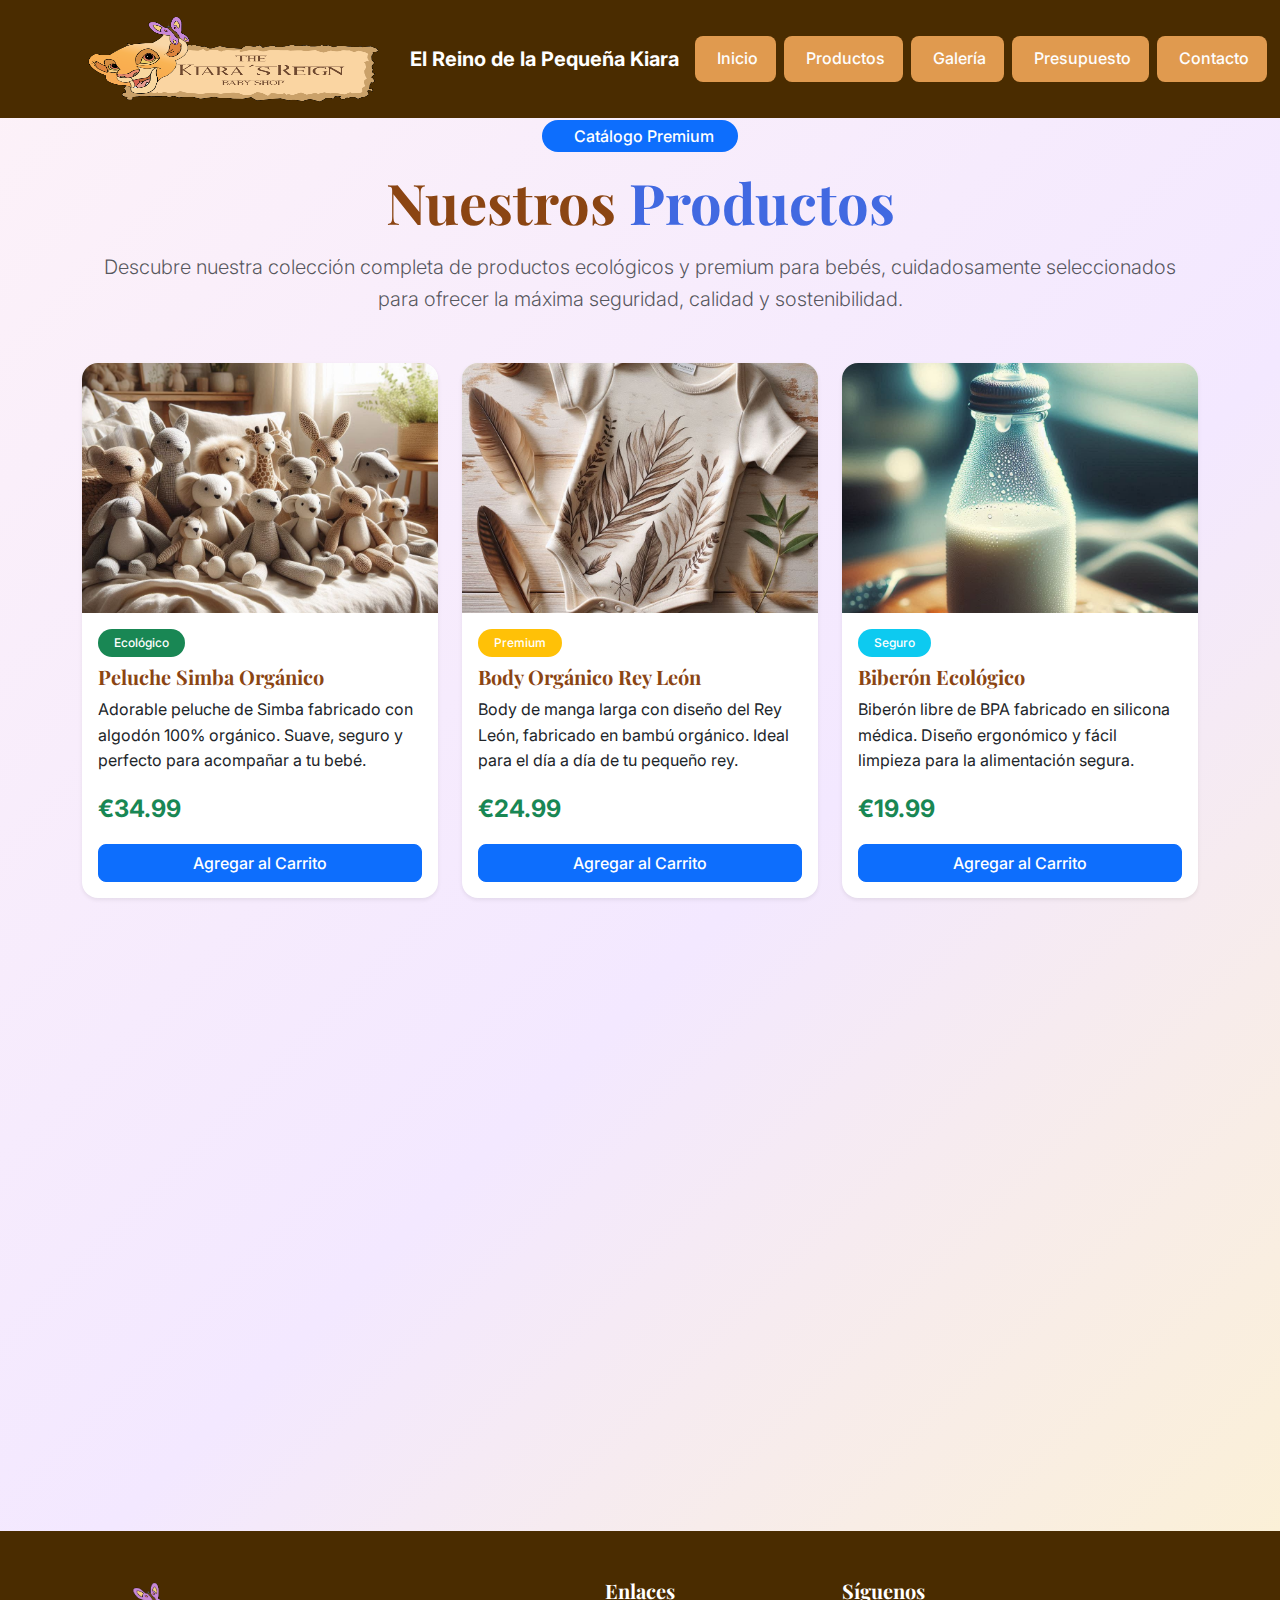
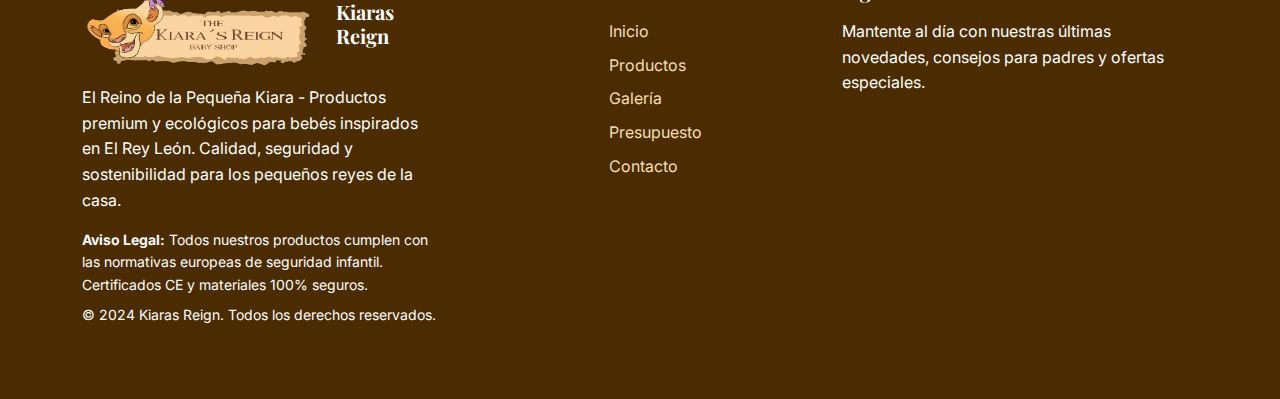
<file: views/productos.html>
<!DOCTYPE html>
<html lang="es">
<head>
    <meta charset="UTF-8">
    <meta name="viewport" content="width=device-width, initial-scale=1.0">
    <title>Productos | Kiaras Reign - Tu Reino de Productos Premium para Bebés</title>
    <meta name="description" content="Descubre nuestra colección completa de productos ecológicos y premium para bebés. Peluches, ropa, alimentación y juguetes inspirados en El Rey León.">
    <meta name="keywords" content="productos bebés, ecológico, peluches orgánicos, ropa bebé, alimentación natural, juguetes educativos">
    <meta name="author" content="Kiaras Reign Baby Shop">
    <meta name="robots" content="index, follow">
    <meta name="color-scheme" content="light">
    
    <!-- Bootstrap CSS -->
    <link href="https://cdn.jsdelivr.net/npm/bootstrap@5.3.3/dist/css/bootstrap.min.css" rel="stylesheet" integrity="sha384-QWTKZyjpPEjISv5WaRU9OFeRpok6YctnYmDr5pNlyT2bRjXh0JMhjY6hW+ALEwIH" crossorigin="anonymous">
    
    <!-- Font Awesome -->
    <link rel="stylesheet" href="https://cdnjs.cloudflare.com/ajax/libs/font-awesome/6.5.2/css/all.min.css" integrity="sha512-SnH5WK+bZxgPHs44uWIX+LLJAJ9/2PkPKZ5QiAj6Ta86w+fsb2TkcmfRyVX3pBnMFcV7oQPJkl9QevSCWr3W6A==" crossorigin="anonymous" referrerpolicy="no-referrer">
    
    <!-- Google Fonts -->
    <link rel="preconnect" href="https://fonts.googleapis.com">
    <link rel="preconnect" href="https://fonts.gstatic.com" crossorigin>
    <link href="https://fonts.googleapis.com/css2?family=Playfair+Display:wght@400;600;700&family=Inter:wght@300;400;500;600&display=swap" rel="stylesheet">
    
    <!-- Custom CSS -->
    <link rel="stylesheet" href="../css/style.css">
</head>
<body>
    <!-- Header -->
    <header class="navbar navbar-expand-lg navbar-dark fixed-top" style="background-color: #4A2C00;">
        <div class="container">
            <a class="navbar-brand d-flex align-items-center" href="../index.html">
                <img src="../images/logo.png" alt="Kiaras Reign" width="320" height="92" class="me-2">
                <span class="fw-bold">El Reino de la Pequeña Kiara</span>
            </a>
            
            <button class="navbar-toggler" type="button" data-bs-toggle="collapse" data-bs-target="#navbarNav">
                <span class="navbar-toggler-icon"></span>
            </button>
            
            <div class="collapse navbar-collapse" id="navbarNav">
                <ul class="navbar-nav ms-auto">
                    <li class="nav-item">
                        <a class="nav-link px-3 py-2 rounded-3 me-2" href="../index.html" style="background-color: #E09A4F; color: #FEFEFE;">
                            <i class="fas fa-home me-1"></i>Inicio
                        </a>
                    </li>
                    <li class="nav-item">
                        <a class="nav-link active px-3 py-2 rounded-3 me-2" href="productos.html" style="background-color: #E09A4F; color: #FEFEFE;">
                            <i class="fas fa-shopping-bag me-1"></i>Productos
                        </a>
                    </li>
                    <li class="nav-item">
                        <a class="nav-link px-3 py-2 rounded-3 me-2" href="galeria.html" style="background-color: #E09A4F; color: #FEFEFE;">
                            <i class="fas fa-images me-1"></i>Galería
                        </a>
                    </li>
                    <li class="nav-item">
                        <a class="nav-link px-3 py-2 rounded-3 me-2" href="presupuesto.html" style="background-color: #E09A4F; color: #FEFEFE;">
                            <i class="fas fa-calculator me-1"></i>Presupuesto
                        </a>
                    </li>
                    <li class="nav-item">
                        <a class="nav-link px-3 py-2 rounded-3" href="contacto.html" style="background-color: #E09A4F; color: #FEFEFE;">
                            <i class="fas fa-phone me-1"></i>Contacto
                        </a>
                    </li>
                </ul>
            </div>
        </div>
    </header>

    <!-- Main Content -->
    <main style="padding-top: 120px;">
        
        <!-- Hero Section -->
        <section class="container mb-5">
            <div class="text-center">
                <span class="badge bg-primary fs-6 mb-3 px-4 py-2">
                    <i class="fas fa-shopping-bag me-2"></i>Catálogo Premium
                </span>
                <h1 class="display-4 fw-bold mb-3" style="color: #8B4513; font-family: 'Playfair Display', serif;">
                    Nuestros <span style="color: #4169E1;">Productos</span>
                </h1>
                <p class="lead text-muted mb-4">Descubre nuestra colección completa de productos ecológicos y premium para bebés, cuidadosamente seleccionados para ofrecer la máxima seguridad, calidad y sostenibilidad.</p>
            </div>
        </section>

        <!-- Catálogo de Productos -->
        <section class="container mb-5">
            <div class="row g-4">
                
                <!-- Producto 1 -->
                <div class="col-lg-4 col-md-6">
                    <div class="card h-100 shadow-sm border-0 card-hover">
                        <img src="../images/peluche.jpg" class="card-img-top" alt="Peluche Simba Orgánico" style="height: 250px; object-fit: cover;">
                        <div class="card-body d-flex flex-column">
                            <span class="badge bg-success mb-2 align-self-start">Ecológico</span>
                            <h5 class="card-title fw-bold" style="color: #8B4513;">Peluche Simba Orgánico</h5>
                            <p class="card-text flex-grow-1">Adorable peluche de Simba fabricado con algodón 100% orgánico. Suave, seguro y perfecto para acompañar a tu bebé.</p>
                            <div class="mt-auto">
                                <div class="d-flex justify-content-between align-items-center mb-3">
                                    <span class="fw-bold text-success fs-4">€34.99</span>
                                    <div class="text-warning">
                                        <i class="fas fa-star"></i>
                                        <i class="fas fa-star"></i>
                                        <i class="fas fa-star"></i>
                                        <i class="fas fa-star"></i>
                                        <i class="fas fa-star"></i>
                                    </div>
                                </div>
                                <button class="btn btn-primary w-100">Agregar al Carrito</button>
                            </div>
                        </div>
                    </div>
                </div>
                
                <!-- Producto 2 -->
                <div class="col-lg-4 col-md-6">
                    <div class="card h-100 shadow-sm border-0 card-hover">
                        <img src="../images/body.jpg" class="card-img-top" alt="Body Orgánico Rey León" style="height: 250px; object-fit: cover;">
                        <div class="card-body d-flex flex-column">
                            <span class="badge bg-warning mb-2 align-self-start">Premium</span>
                            <h5 class="card-title fw-bold" style="color: #8B4513;">Body Orgánico Rey León</h5>
                            <p class="card-text flex-grow-1">Body de manga larga con diseño del Rey León, fabricado en bambú orgánico. Ideal para el día a día de tu pequeño rey.</p>
                            <div class="mt-auto">
                                <div class="d-flex justify-content-between align-items-center mb-3">
                                    <span class="fw-bold text-success fs-4">€24.99</span>
                                    <div class="text-warning">
                                        <i class="fas fa-star"></i>
                                        <i class="fas fa-star"></i>
                                        <i class="fas fa-star"></i>
                                        <i class="fas fa-star"></i>
                                        <i class="fas fa-star"></i>
                                    </div>
                                </div>
                                <button class="btn btn-primary w-100">Agregar al Carrito</button>
                            </div>
                        </div>
                    </div>
                </div>
                
                <!-- Producto 3 -->
                <div class="col-lg-4 col-md-6">
                    <div class="card h-100 shadow-sm border-0 card-hover">
                        <img src="../images/biberón.jpg" class="card-img-top" alt="Biberón Ecológico" style="height: 250px; object-fit: cover;">
                        <div class="card-body d-flex flex-column">
                            <span class="badge bg-info mb-2 align-self-start">Seguro</span>
                            <h5 class="card-title fw-bold" style="color: #8B4513;">Biberón Ecológico</h5>
                            <p class="card-text flex-grow-1">Biberón libre de BPA fabricado en silicona médica. Diseño ergonómico y fácil limpieza para la alimentación segura.</p>
                            <div class="mt-auto">
                                <div class="d-flex justify-content-between align-items-center mb-3">
                                    <span class="fw-bold text-success fs-4">€19.99</span>
                                    <div class="text-warning">
                                        <i class="fas fa-star"></i>
                                        <i class="fas fa-star"></i>
                                        <i class="fas fa-star"></i>
                                        <i class="fas fa-star"></i>
                                        <i class="far fa-star"></i>
                                    </div>
                                </div>
                                <button class="btn btn-primary w-100">Agregar al Carrito</button>
                            </div>
                        </div>
                    </div>
                </div>
                
                <!-- Producto 4 -->
                <div class="col-lg-4 col-md-6">
                    <div class="card h-100 shadow-sm border-0 card-hover">
                        <img src="../images/piano.jpg" class="card-img-top" alt="Piano Educativo" style="height: 250px; object-fit: cover;">
                        <div class="card-body d-flex flex-column">
                            <span class="badge bg-danger mb-2 align-self-start">Novedad</span>
                            <h5 class="card-title fw-bold" style="color: #8B4513;">Piano Educativo</h5>
                            <p class="card-text flex-grow-1">Piano de madera sostenible con sonidos naturales. Estimula la creatividad musical y el desarrollo cognitivo.</p>
                            <div class="mt-auto">
                                <div class="d-flex justify-content-between align-items-center mb-3">
                                    <span class="fw-bold text-success fs-4">€39.99</span>
                                    <div class="text-warning">
                                        <i class="fas fa-star"></i>
                                        <i class="fas fa-star"></i>
                                        <i class="fas fa-star"></i>
                                        <i class="fas fa-star"></i>
                                        <i class="fas fa-star"></i>
                                    </div>
                                </div>
                                <button class="btn btn-primary w-100">Agregar al Carrito</button>
                            </div>
                        </div>
                    </div>
                </div>
                
                <!-- Producto 5 -->
                <div class="col-lg-4 col-md-6">
                    <div class="card h-100 shadow-sm border-0 card-hover">
                        <img src="../images/puzzle.jpg" class="card-img-top" alt="Puzzle Didáctico" style="height: 250px; object-fit: cover;">
                        <div class="card-body d-flex flex-column">
                            <span class="badge bg-secondary mb-2 align-self-start">Educativo</span>
                            <h5 class="card-title fw-bold" style="color: #8B4513;">Puzzle Didáctico</h5>
                            <p class="card-text flex-grow-1">Puzzle de madera con piezas grandes y seguras. Desarrolla la coordinación mano-ojo y la resolución de problemas.</p>
                            <div class="mt-auto">
                                <div class="d-flex justify-content-between align-items-center mb-3">
                                    <span class="fw-bold text-success fs-4">€16.99</span>
                                    <div class="text-warning">
                                        <i class="fas fa-star"></i>
                                        <i class="fas fa-star"></i>
                                        <i class="fas fa-star"></i>
                                        <i class="fas fa-star"></i>
                                        <i class="far fa-star"></i>
                                    </div>
                                </div>
                                <button class="btn btn-primary w-100">Agregar al Carrito</button>
                            </div>
                        </div>
                    </div>
                </div>
                
                <!-- Producto 6 -->
                <div class="col-lg-4 col-md-6">
                    <div class="card h-100 shadow-sm border-0 card-hover">
                        <img src="../images/sabana.jpg" class="card-img-top" alt="Sábanas Ecológicas" style="height: 250px; object-fit: cover;">
                        <div class="card-body d-flex flex-column">
                            <span class="badge bg-success mb-2 align-self-start">Ecológico</span>
                            <h5 class="card-title fw-bold" style="color: #8B4513;">Sábanas Ecológicas</h5>
                            <p class="card-text flex-grow-1">Juego de sábanas de algodón orgánico con diseños del Rey León. Suaves, transpirables y seguras para la piel del bebé.</p>
                            <div class="mt-auto">
                                <div class="d-flex justify-content-between align-items-center mb-3">
                                    <span class="fw-bold text-success fs-4">€29.99</span>
                                    <div class="text-warning">
                                        <i class="fas fa-star"></i>
                                        <i class="fas fa-star"></i>
                                        <i class="fas fa-star"></i>
                                        <i class="fas fa-star"></i>
                                        <i class="fas fa-star"></i>
                                    </div>
                                </div>
                                <button class="btn btn-primary w-100">Agregar al Carrito</button>
                            </div>
                        </div>
                    </div>
                </div>
                
            </div>
        </section>

    </main>

    <!-- Footer -->
    <footer class="py-5 mt-5" style="background-color: #4A2C00; color: white;">
        <div class="container">
            <div class="row">
                <!-- Información de la empresa -->
                <div class="col-lg-4 mb-4">
                    <div class="d-flex align-items-center mb-3">
                        <img src="../images/logo.png" alt="Kiaras Reign" width="280" height="90" class="me-2">
                        <h5 class="mb-0 fw-bold">Kiaras Reign</h5>
                    </div>
                    <p class="mb-3">El Reino de la Pequeña Kiara - Productos premium y ecológicos para bebés inspirados en El Rey León. Calidad, seguridad y sostenibilidad para los pequeños reyes de la casa.</p>
                    <p class="small mb-0">
                        <strong>Aviso Legal:</strong> Todos nuestros productos cumplen con las normativas europeas de seguridad infantil. Certificados CE y materiales 100% seguros.
                    </p>
                    <p class="small mt-2 mb-0">© 2024 Kiaras Reign. Todos los derechos reservados.</p>
                </div>
                
                <!-- Menú de navegación -->
               <div class="col-lg-4 mb-4 text-lg-center text-md-start">
                     <h5 class="fw-bold mb-3">Enlaces</h5>
                    <ul class="list-unstyled" style="display: inline-block; text-align: left;">
                    <li class="mb-2">
                    <a href="../index.html" class="text-decoration-none" style="color: #F5DEB3; display: flex; align-items: center;">
                <i class="fas fa-home" style="width: 18px; margin-right: 12px;"></i>Inicio
                    </a>
                     </li>
                    <li class="mb-2">
                    <a href="productos.html" class="text-decoration-none" style="color: #F5DEB3; display: flex; align-items: center;">
                    <i class="fas fa-shopping-bag" style="width: 18px; margin-right: 12px;"></i>Productos
                    </a>
                     </li>
                    <li class="mb-2">
                        <a href="galeria.html" class="text-decoration-none" style="color: #F5DEB3; display: flex; align-items: center;">
                        <i class="fas fa-images" style="width: 18px; margin-right: 12px;"></i>Galería
                         </a>
                    </li>
                    <li class="mb-2">
                        <a href="presupuesto.html" class="text-decoration-none" style="color: #F5DEB3; display: flex; align-items: center;">
                         <i class="fas fa-calculator" style="width: 18px; margin-right: 12px;"></i>Presupuesto
                        </a>
                    </li>
                    <li class="mb-2">
                    <a href="contacto.html" class="text-decoration-none" style="color: #F5DEB3; display: flex; align-items: center;">
                    <i class="fas fa-phone" style="width: 18px; margin-right: 12px;"></i>Contacto
                     </a>
                     </li>
                    </ul>
                </div>
                
                <!-- Redes sociales -->
                <div class="col-lg-4 mb-4">
                    <h5 class="fw-bold mb-3">Síguenos</h5>
                    <p class="mb-3">Mantente al día con nuestras últimas novedades, consejos para padres y ofertas especiales.</p>
                    <div class="d-flex gap-3">
                        <a href="https://facebook.com" target="_blank" class="text-decoration-none fs-3" style="color: #F5DEB3;" title="Facebook">
                            <i class="fab fa-facebook"></i>
                        </a>
                        <a href="https://instagram.com" target="_blank" class="text-decoration-none fs-3" style="color: #F5DEB3;" title="Instagram">
                            <i class="fab fa-instagram"></i>
                        </a>
                        <a href="https://twitter.com" target="_blank" class="text-decoration-none fs-3" style="color: #F5DEB3;" title="Twitter">
                            <i class="fab fa-twitter"></i>
                        </a>
                        <a href="https://youtube.com" target="_blank" class="text-decoration-none fs-3" style="color: #F5DEB3;" title="YouTube">
                            <i class="fab fa-youtube"></i>
                        </a>
                        <a href="https://pinterest.com" target="_blank" class="text-decoration-none fs-3" style="color: #F5DEB3;" title="Pinterest">
                            <i class="fab fa-pinterest"></i>
                        </a>
                    </div>
                </div>
            </div>
        </div>
    </footer>

    <!-- Bootstrap JavaScript -->
    <script src="https://cdn.jsdelivr.net/npm/bootstrap@5.3.3/dist/js/bootstrap.bundle.min.js" integrity="sha384-YvpcrYf0tY3lHB60NNkmXc5s9fDVZLESaAA55NDzOxhy9GkcIdslK1eN7N6jIeHz" crossorigin="anonymous"></script>
    
    <!-- Custom JavaScript -->
    <script src="../js/script.js"></script>
</body>
</html>
</file>
<file: css/style.css>
/* ===== KIARAS REIGN - BOOTSTRAP BASED STYLES ===== */

/* Modo Claro */
html {
    color-scheme: light;
}

/* Configuraciones generales */
body {
    font-family: 'Inter', -apple-system, BlinkMacSystemFont, 'Segoe UI', Roboto, sans-serif;
    line-height: 1.6;
    background: linear-gradient(135deg, #FDF2F8 0%, #F3E8FF 50%, #FEF3C7 100%);
    min-height: 100vh;
}

/* Tipografia personalizada */
h1, h2, h3, h4, h5, h6 {
    font-family: 'Playfair Display', Georgia, serif;
}

/* ===== EFECTOS HOVER PARA CARDS ===== */
.card-hover {
    transition: all 0.3s ease;
}

.card-hover:hover {
    transform: translateY(-8px);
    box-shadow: 0 12px 25px rgba(139, 69, 19, 0.15) !important;
}

/* ===== GALERIA - EFECTOS HOVER (REQUISITO) ===== */
.gallery-item {
    transition: all 0.3s ease;
    cursor: pointer;
}

.gallery-item:hover {
    transform: scale(1.05);
}

.gallery-image {
    transition: all 0.3s ease;
}

.gallery-overlay {
    background: linear-gradient(45deg, rgba(139, 69, 19, 0.8), rgba(32, 178, 170, 0.8));
    opacity: 0;
    transition: all 0.3s ease;
}

.gallery-item:hover .gallery-overlay {
    opacity: 1;
}

.gallery-item:hover .gallery-image {
    transform: scale(1.1);
}

/* ===== NAVEGACIÓN PERSONALIZADA ===== */
.navbar-nav .nav-link {
    font-weight: 500;
    transition: all 0.3s ease;
    border: 2px solid transparent;
}

.navbar-nav .nav-link:hover {
    transform: translateY(-2px);
    box-shadow: 0 4px 8px rgba(0, 0, 0, 0.1);
}

/* ===== BOTONES ===== */
.btn {
    font-weight: 500;
    transition: all 0.3s ease;
    border-radius: 8px;
}

.btn:hover {
    transform: translateY(-2px);
    box-shadow: 0 4px 12px rgba(0, 0, 0, 0.15);
}

/* ===== CARRUSEL ===== */
.carousel-item img {
    filter: brightness(0.8);
    transition: all 0.3s ease;
}

.carousel-item.active img {
    filter: brightness(1);
}

.carousel-caption {
    background: linear-gradient(45deg, rgba(139, 69, 19, 0.8), rgba(0, 0, 0, 0.5));
    border-radius: 12px;
    padding: 20px;
    backdrop-filter: blur(10px);
}

/* ===== BADGES ===== */
.badge {
    font-weight: 500;
    padding: 8px 16px;
    border-radius: 20px;
}

/* ===== CARDS ===== */
.card {
    border-radius: 16px;
    overflow: hidden;
    border: none;
}

.card-img-top {
    transition: all 0.3s ease;
}

.card:hover .card-img-top {
    transform: scale(1.05);
}

/* ===== ACCORDION ===== */
.accordion-button {
    border-radius: 12px !important;
    font-weight: 600;
    background-color: #f8f9fa;
    border: none;
}

.accordion-button:not(.collapsed) {
    background-color: #8B4513;
    color: white;
}

.accordion-button:focus {
    box-shadow: 0 0 0 0.25rem rgba(139, 69, 19, 0.25);
}

.accordion-item {
    border-radius: 12px;
    border: 1px solid #dee2e6;
    margin-bottom: 8px;
}

/* ===== FORMULÁRIO ===== */
.form-control, .form-select {
    border-radius: 8px;
    border: 2px solid #dee2e6;
    transition: all 0.3s ease;
}

.form-control:focus, .form-select:focus {
    border-color: #20B2AA;
    box-shadow: 0 0 0 0.25rem rgba(32, 178, 170, 0.25);
}

.form-control.is-invalid {
    border-color: #dc3545;
}

.form-control.is-valid {
    border-color: #198754;
}

/* ===== FOOTER ===== */
footer a:hover {
    color: #DAA520 !important;
    transform: translateY(-2px);
    transition: all 0.3s ease;
}

/* ===== RESPONSIVIDAD ===== */
@media (max-width: 768px) {
    .display-4 {
        font-size: 2rem;
    }
    
    .display-5 {
        font-size: 1.75rem;
    }
    
    .carousel-caption {
        padding: 10px;
    }
    
    .carousel-caption h5 {
        font-size: 1.25rem;
    }
    
    .gallery-item {
        margin-bottom: 1rem;
    }
    
    .navbar-nav .nav-link {
        margin: 2px 0;
        text-align: center;
    }
}

@media (max-width: 576px) {
    .card-body {
        padding: 1rem;
    }
    
    .carousel-caption {
        display: none !important;
    }
    
    .btn-lg {
        padding: 0.5rem 1rem;
        font-size: 1rem;
    }
}

/* ===== ANIMACIONES SUAVES ===== */
@keyframes fadeInUp {
    from {
        opacity: 0;
        transform: translateY(30px);
    }
    to {
        opacity: 1;
        transform: translateY(0);
    }
}

.card, .gallery-item {
    animation: fadeInUp 0.6s ease-out;
}

/* ===== MAPA PERSONALIZADO ===== */
#map {
    border: 3px solid #8B4513;
    transition: all 0.3s ease;
}

#map:hover {
    box-shadow: 0 8px 25px rgba(139, 69, 19, 0.2);
}

/* ===== VALIDACIÓN DE FORMULÁRIO ===== */
.was-validated .form-control:valid {
    border-color: #198754;
    background-image: url("data:image/svg+xml,%3csvg xmlns='http://www.w3.org/2000/svg' viewBox='0 0 8 8'%3e%3cpath fill='%23198754' d='m2.3 6.73.94-.94 1.44 1.44L7.4 4.5l.94.94-3.7 3.7z'/%3e%3c/svg%3e");
}

.was-validated .form-control:invalid {
    border-color: #dc3545;
    background-image: url("data:image/svg+xml,%3csvg xmlns='http://www.w3.org/2000/svg' viewBox='0 0 12 12' width='12' height='12' fill='none' stroke='%23dc3545'%3e%3ccircle cx='6' cy='6' r='4.5'/%3e%3cpath d='m5.8 4.6 1.4 1.4M7.2 4.6l-1.4 1.4'/%3e%3c/svg%3e");
}

/* ===== COLORES PERSONALIZADAS CON BOOTSTRAP ===== */
:root {
   --bs-primary: #4A2C00;
    --bs-secondary: #D4B28C;
    --bs-success: #7FB069;
    --bs-info: #9B59B6;
    --bs-warning: #E09A4F;
    --bs-light: #F5F5F5;
    --bs-dark: #4A2C00;
}

/* ===== ADICIONALES ===== */
.text-kiara-brown {
    color: #8B4513 !important;
}

.bg-kiara-brown {
    background-color: #8B4513 !important;
}

.text-kiara-teal {
    color: #20B2AA !important;
}

.bg-kiara-teal {
    background-color: #20B2AA !important;
}

.shadow-kiara {
    box-shadow: 0 8px 25px rgba(139, 69, 19, 0.15) !important;
}

/* ===== LOADING STATES ===== */
.loading {
    opacity: 0.6;
    pointer-events: none;
}

.loading::after {
    content: '';
    position: absolute;
    top: 50%;
    left: 50%;
    width: 20px;
    height: 20px;
    margin: -10px 0 0 -10px;
    border: 2px solid #8B4513;
    border-radius: 50%;
    border-top-color: transparent;
    animation: spin 1s linear infinite;
}

@keyframes spin {
    to {
        transform: rotate(360deg);
    }
}
</file>
